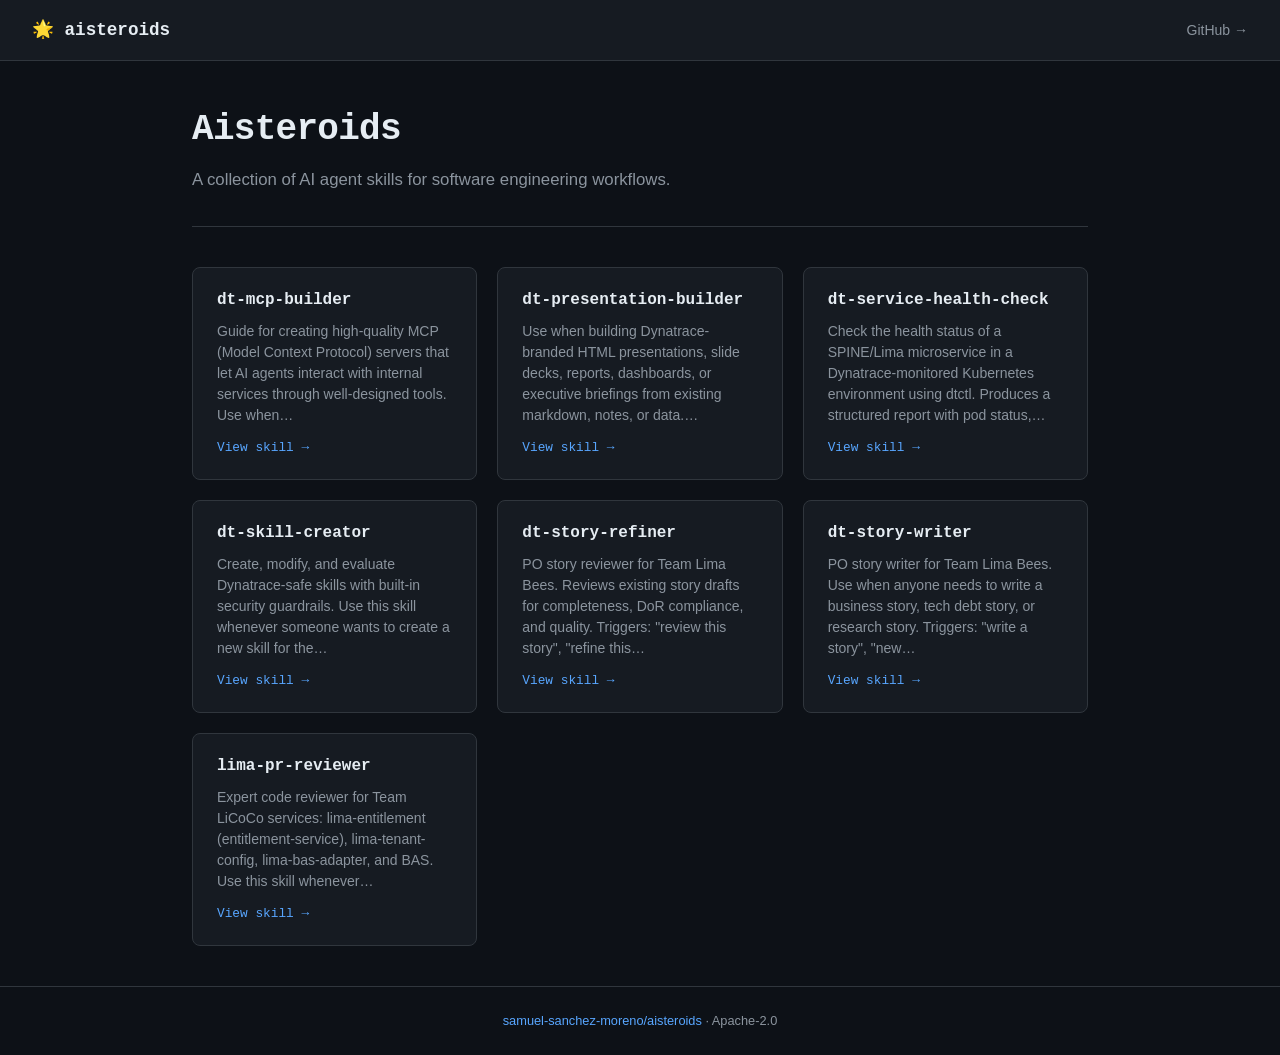
<file: docs/index.html>
<!DOCTYPE html>
<html lang="en">
<head>
  <meta charset="UTF-8" />
  <meta name="viewport" content="width=device-width, initial-scale=1.0" />
  <title>Aisteroids — AI Agent Skills</title>
  <meta name="description" content="A marketplace of AI agent skills for software engineering workflows." />
  <link rel="stylesheet" href="style.css" />
</head>
<body>
  <header class="site-header">
    <a href="./" class="site-logo">🌟 aisteroids</a>
    <a href="https://github.com/samuel-sanchez-moreno/aisteroids" class="header-link" target="_blank" rel="noopener">GitHub →</a>
  </header>
  <main>
<section class="hero">
  <h1>Aisteroids</h1>
  <p class="tagline">A collection of AI agent skills for software engineering workflows.</p>
</section>
<section class="skills-grid">
  <article class="skill-card">
    <h2><a href="skills/dt-mcp-builder/">dt-mcp-builder</a></h2>
    <p>Guide for creating high-quality MCP (Model Context Protocol) servers that let AI agents interact with internal services through well-designed tools. Use when…</p>
    <a class="card-link" href="skills/dt-mcp-builder/">View skill →</a>
  </article>
  <article class="skill-card">
    <h2><a href="skills/dt-presentation-builder/">dt-presentation-builder</a></h2>
    <p>Use when building Dynatrace-branded HTML presentations, slide decks, reports, dashboards, or executive briefings from existing markdown, notes, or data.…</p>
    <a class="card-link" href="skills/dt-presentation-builder/">View skill →</a>
  </article>
  <article class="skill-card">
    <h2><a href="skills/dt-service-health-check/">dt-service-health-check</a></h2>
    <p>Check the health status of a SPINE/Lima microservice in a Dynatrace-monitored Kubernetes environment using dtctl. Produces a structured report with pod status,…</p>
    <a class="card-link" href="skills/dt-service-health-check/">View skill →</a>
  </article>
  <article class="skill-card">
    <h2><a href="skills/dt-skill-creator/">dt-skill-creator</a></h2>
    <p>Create, modify, and evaluate Dynatrace-safe skills with built-in security guardrails. Use this skill whenever someone wants to create a new skill for the…</p>
    <a class="card-link" href="skills/dt-skill-creator/">View skill →</a>
  </article>
  <article class="skill-card">
    <h2><a href="skills/dt-story-refiner/">dt-story-refiner</a></h2>
    <p>PO story reviewer for Team Lima Bees. Reviews existing story drafts for completeness, DoR compliance, and quality. Triggers: &quot;review this story&quot;, &quot;refine this…</p>
    <a class="card-link" href="skills/dt-story-refiner/">View skill →</a>
  </article>
  <article class="skill-card">
    <h2><a href="skills/dt-story-writer/">dt-story-writer</a></h2>
    <p>PO story writer for Team Lima Bees. Use when anyone needs to write a business story, tech debt story, or research story. Triggers: &quot;write a story&quot;, &quot;new…</p>
    <a class="card-link" href="skills/dt-story-writer/">View skill →</a>
  </article>
  <article class="skill-card">
    <h2><a href="skills/lima-pr-reviewer/">lima-pr-reviewer</a></h2>
    <p>Expert code reviewer for Team LiCoCo services: lima-entitlement (entitlement-service), lima-tenant-config, lima-bas-adapter, and BAS. Use this skill whenever…</p>
    <a class="card-link" href="skills/lima-pr-reviewer/">View skill →</a>
  </article>
</section>

  </main>
  <footer>
    <p>
      <a href="https://github.com/samuel-sanchez-moreno/aisteroids" target="_blank" rel="noopener">samuel-sanchez-moreno/aisteroids</a>
      · Apache-2.0
    </p>
  </footer>
  <script>
    document.querySelectorAll('.copy-btn').forEach(function(btn) {
      btn.addEventListener('click', function() {
        var code = btn.previousElementSibling.textContent;
        navigator.clipboard.writeText(code).then(function() {
          btn.textContent = 'Copied!';
          setTimeout(function() { btn.textContent = 'Copy'; }, 1500);
        });
      });
    });
  </script>
</body>
</html>
</file>
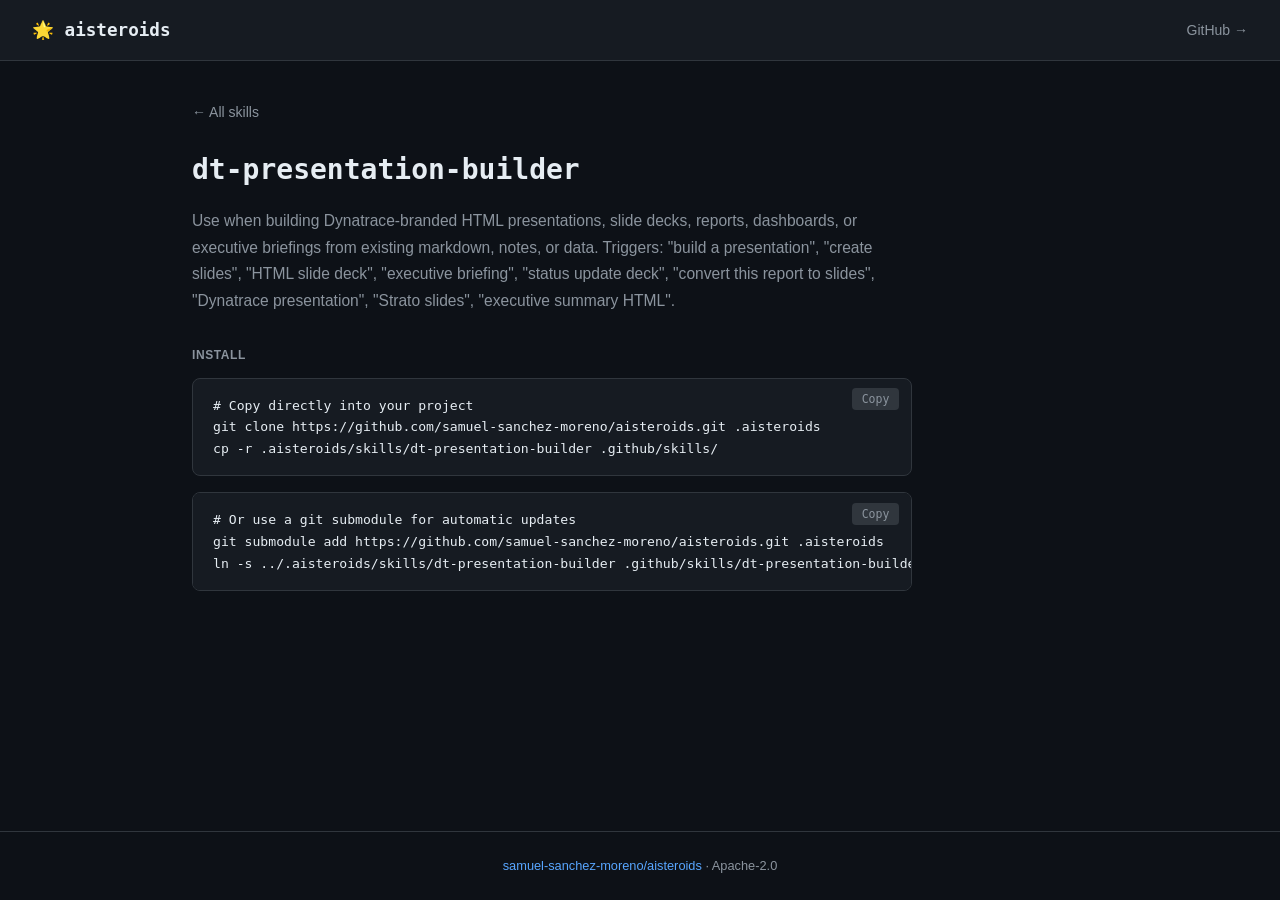
<file: docs/skills/dt-presentation-builder/index.html>
<!DOCTYPE html>
<html lang="en">
<head>
  <meta charset="UTF-8" />
  <meta name="viewport" content="width=device-width, initial-scale=1.0" />
  <title>dt-presentation-builder — Aisteroids</title>
  <meta name="description" content="Use when building Dynatrace-branded HTML presentations, slide decks, reports, dashboards, or executive briefings from existing markdown, notes, or data.…" />
  <link rel="stylesheet" href="../../style.css" />
</head>
<body>
  <header class="site-header">
    <a href="../../" class="site-logo">🌟 aisteroids</a>
    <a href="https://github.com/samuel-sanchez-moreno/aisteroids" class="header-link" target="_blank" rel="noopener">GitHub →</a>
  </header>
  <main>
        <div class="skill-detail">
          <nav class="breadcrumb"><a href="../../">← All skills</a></nav>
          <h1>dt-presentation-builder</h1>
          <p class="skill-description">Use when building Dynatrace-branded HTML presentations, slide decks, reports, dashboards, or executive briefings from existing markdown, notes, or data. Triggers: &quot;build a presentation&quot;, &quot;create slides&quot;, &quot;HTML slide deck&quot;, &quot;executive briefing&quot;, &quot;status update deck&quot;, &quot;convert this report to slides&quot;, &quot;Dynatrace presentation&quot;, &quot;Strato slides&quot;, &quot;executive summary HTML&quot;.</p>
                  <section class="install-section">
          <h2>Install</h2>
          <div class="code-block">
            <pre><code># Copy directly into your project
git clone https://github.com/samuel-sanchez-moreno/aisteroids.git .aisteroids
cp -r .aisteroids/skills/dt-presentation-builder .github/skills/</code></pre>
            <button class="copy-btn" aria-label="Copy command">Copy</button>
          </div>
          <div class="code-block">
            <pre><code># Or use a git submodule for automatic updates
git submodule add https://github.com/samuel-sanchez-moreno/aisteroids.git .aisteroids
ln -s ../.aisteroids/skills/dt-presentation-builder .github/skills/dt-presentation-builder</code></pre>
            <button class="copy-btn" aria-label="Copy command">Copy</button>
          </div>
        </section>

        </div>

  </main>
  <footer>
    <p>
      <a href="https://github.com/samuel-sanchez-moreno/aisteroids" target="_blank" rel="noopener">samuel-sanchez-moreno/aisteroids</a>
      · Apache-2.0
    </p>
  </footer>
  <script>
    document.querySelectorAll('.copy-btn').forEach(function(btn) {
      btn.addEventListener('click', function() {
        var code = btn.previousElementSibling.textContent;
        navigator.clipboard.writeText(code).then(function() {
          btn.textContent = 'Copied!';
          setTimeout(function() { btn.textContent = 'Copy'; }, 1500);
        });
      });
    });
  </script>
</body>
</html>
</file>
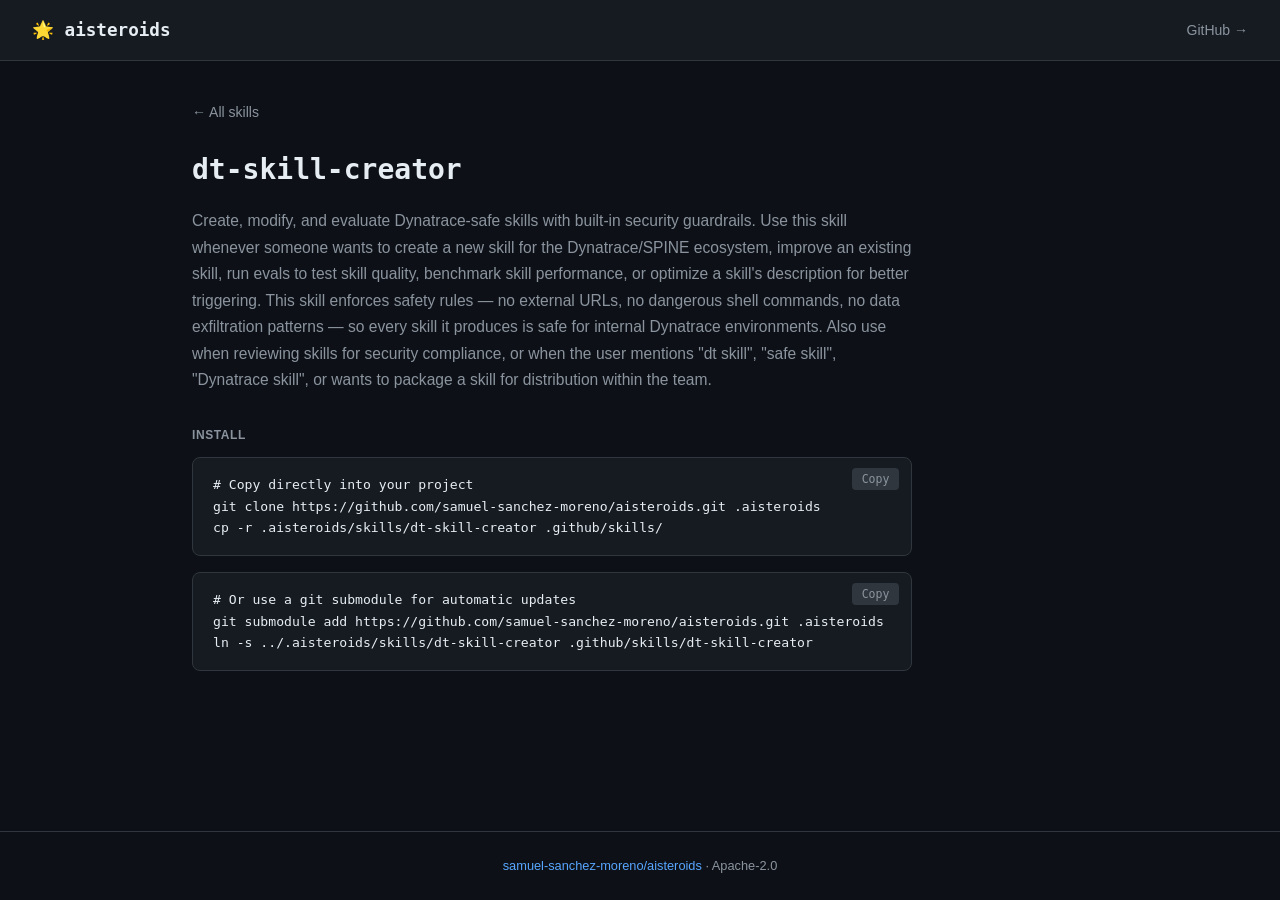
<file: docs/skills/dt-skill-creator/index.html>
<!DOCTYPE html>
<html lang="en">
<head>
  <meta charset="UTF-8" />
  <meta name="viewport" content="width=device-width, initial-scale=1.0" />
  <title>dt-skill-creator — Aisteroids</title>
  <meta name="description" content="Create, modify, and evaluate Dynatrace-safe skills with built-in security guardrails. Use this skill whenever someone wants to create a new skill for the…" />
  <link rel="stylesheet" href="../../style.css" />
</head>
<body>
  <header class="site-header">
    <a href="../../" class="site-logo">🌟 aisteroids</a>
    <a href="https://github.com/samuel-sanchez-moreno/aisteroids" class="header-link" target="_blank" rel="noopener">GitHub →</a>
  </header>
  <main>
        <div class="skill-detail">
          <nav class="breadcrumb"><a href="../../">← All skills</a></nav>
          <h1>dt-skill-creator</h1>
          <p class="skill-description">Create, modify, and evaluate Dynatrace-safe skills with built-in security guardrails. Use this skill whenever someone wants to create a new skill for the Dynatrace/SPINE ecosystem, improve an existing skill, run evals to test skill quality, benchmark skill performance, or optimize a skill's description for better triggering. This skill enforces safety rules — no external URLs, no dangerous shell commands, no data exfiltration patterns — so every skill it produces is safe for internal Dynatrace environments. Also use when reviewing skills for security compliance, or when the user mentions &quot;dt skill&quot;, &quot;safe skill&quot;, &quot;Dynatrace skill&quot;, or wants to package a skill for distribution within the team.</p>
                  <section class="install-section">
          <h2>Install</h2>
          <div class="code-block">
            <pre><code># Copy directly into your project
git clone https://github.com/samuel-sanchez-moreno/aisteroids.git .aisteroids
cp -r .aisteroids/skills/dt-skill-creator .github/skills/</code></pre>
            <button class="copy-btn" aria-label="Copy command">Copy</button>
          </div>
          <div class="code-block">
            <pre><code># Or use a git submodule for automatic updates
git submodule add https://github.com/samuel-sanchez-moreno/aisteroids.git .aisteroids
ln -s ../.aisteroids/skills/dt-skill-creator .github/skills/dt-skill-creator</code></pre>
            <button class="copy-btn" aria-label="Copy command">Copy</button>
          </div>
        </section>

        </div>

  </main>
  <footer>
    <p>
      <a href="https://github.com/samuel-sanchez-moreno/aisteroids" target="_blank" rel="noopener">samuel-sanchez-moreno/aisteroids</a>
      · Apache-2.0
    </p>
  </footer>
  <script>
    document.querySelectorAll('.copy-btn').forEach(function(btn) {
      btn.addEventListener('click', function() {
        var code = btn.previousElementSibling.textContent;
        navigator.clipboard.writeText(code).then(function() {
          btn.textContent = 'Copied!';
          setTimeout(function() { btn.textContent = 'Copy'; }, 1500);
        });
      });
    });
  </script>
</body>
</html>
</file>
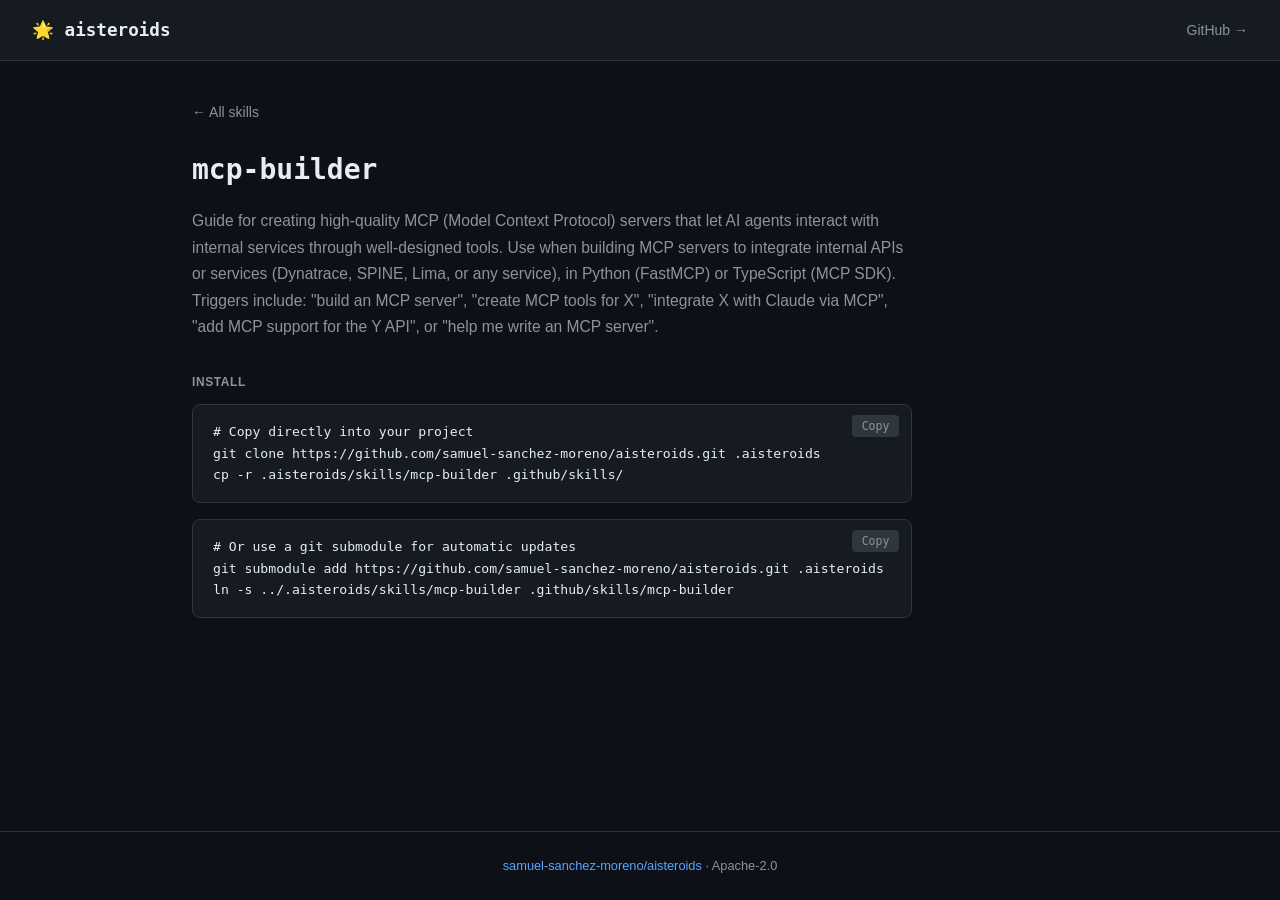
<file: docs/skills/mcp-builder/index.html>
<!DOCTYPE html>
<html lang="en">
<head>
  <meta charset="UTF-8" />
  <meta name="viewport" content="width=device-width, initial-scale=1.0" />
  <title>mcp-builder — Aisteroids</title>
  <meta name="description" content="Guide for creating high-quality MCP (Model Context Protocol) servers that let AI agents interact with internal services through well-designed tools. Use when…" />
  <link rel="stylesheet" href="../../style.css" />
</head>
<body>
  <header class="site-header">
    <a href="../../" class="site-logo">🌟 aisteroids</a>
    <a href="https://github.com/samuel-sanchez-moreno/aisteroids" class="header-link" target="_blank" rel="noopener">GitHub →</a>
  </header>
  <main>
        <div class="skill-detail">
          <nav class="breadcrumb"><a href="../../">← All skills</a></nav>
          <h1>mcp-builder</h1>
          <p class="skill-description">Guide for creating high-quality MCP (Model Context Protocol) servers that let AI agents interact with internal services through well-designed tools. Use when building MCP servers to integrate internal APIs or services (Dynatrace, SPINE, Lima, or any service), in Python (FastMCP) or TypeScript (MCP SDK). Triggers include: &quot;build an MCP server&quot;, &quot;create MCP tools for X&quot;, &quot;integrate X with Claude via MCP&quot;, &quot;add MCP support for the Y API&quot;, or &quot;help me write an MCP server&quot;.</p>
                  <section class="install-section">
          <h2>Install</h2>
          <div class="code-block">
            <pre><code># Copy directly into your project
git clone https://github.com/samuel-sanchez-moreno/aisteroids.git .aisteroids
cp -r .aisteroids/skills/mcp-builder .github/skills/</code></pre>
            <button class="copy-btn" aria-label="Copy command">Copy</button>
          </div>
          <div class="code-block">
            <pre><code># Or use a git submodule for automatic updates
git submodule add https://github.com/samuel-sanchez-moreno/aisteroids.git .aisteroids
ln -s ../.aisteroids/skills/mcp-builder .github/skills/mcp-builder</code></pre>
            <button class="copy-btn" aria-label="Copy command">Copy</button>
          </div>
        </section>

        </div>

  </main>
  <footer>
    <p>
      <a href="https://github.com/samuel-sanchez-moreno/aisteroids" target="_blank" rel="noopener">samuel-sanchez-moreno/aisteroids</a>
      · Apache-2.0
    </p>
  </footer>
  <script>
    document.querySelectorAll('.copy-btn').forEach(function(btn) {
      btn.addEventListener('click', function() {
        var code = btn.previousElementSibling.textContent;
        navigator.clipboard.writeText(code).then(function() {
          btn.textContent = 'Copied!';
          setTimeout(function() { btn.textContent = 'Copy'; }, 1500);
        });
      });
    });
  </script>
</body>
</html>
</file>
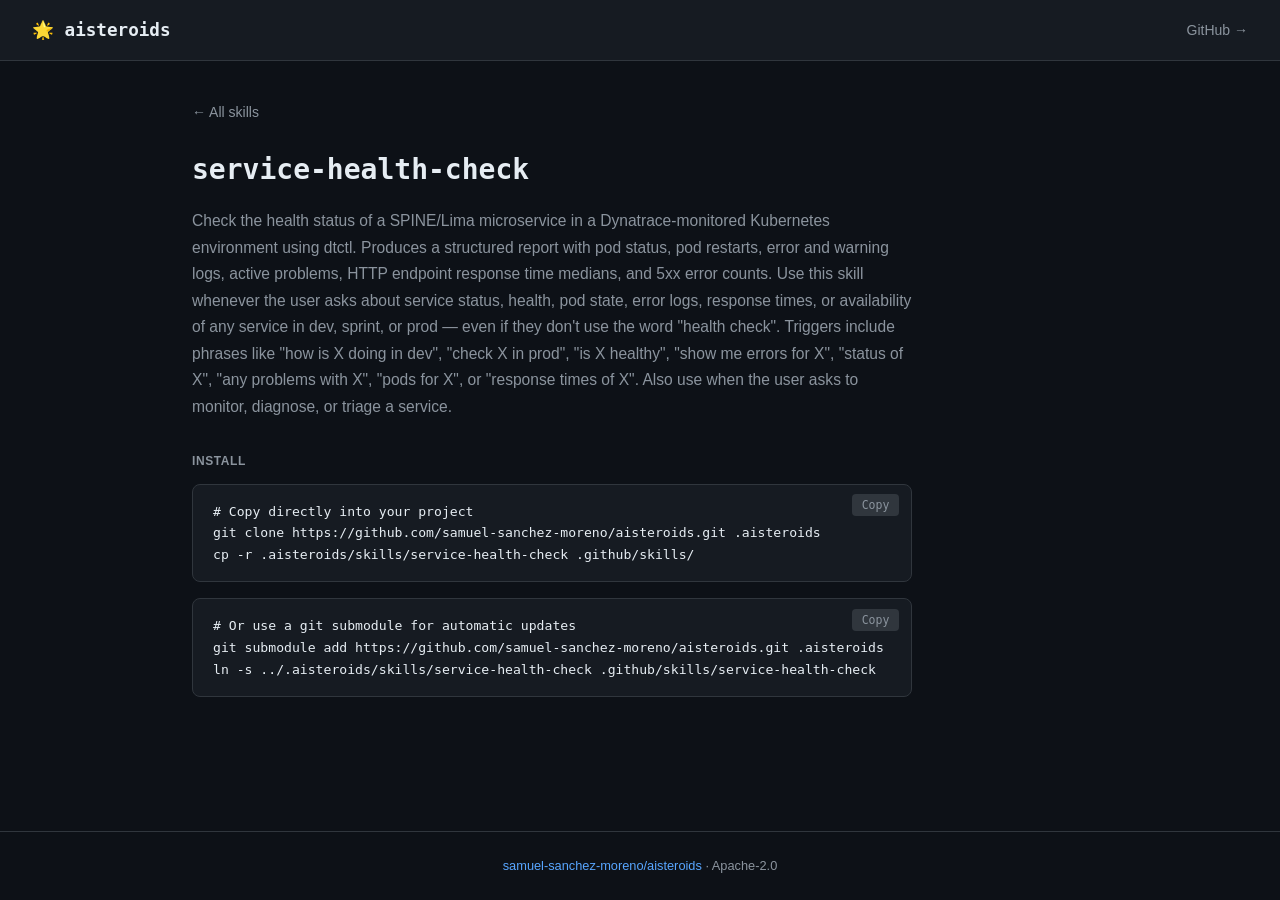
<file: docs/skills/service-health-check/index.html>
<!DOCTYPE html>
<html lang="en">
<head>
  <meta charset="UTF-8" />
  <meta name="viewport" content="width=device-width, initial-scale=1.0" />
  <title>service-health-check — Aisteroids</title>
  <meta name="description" content="Check the health status of a SPINE/Lima microservice in a Dynatrace-monitored Kubernetes environment using dtctl. Produces a structured report with pod status,…" />
  <link rel="stylesheet" href="../../style.css" />
</head>
<body>
  <header class="site-header">
    <a href="../../" class="site-logo">🌟 aisteroids</a>
    <a href="https://github.com/samuel-sanchez-moreno/aisteroids" class="header-link" target="_blank" rel="noopener">GitHub →</a>
  </header>
  <main>
        <div class="skill-detail">
          <nav class="breadcrumb"><a href="../../">← All skills</a></nav>
          <h1>service-health-check</h1>
          <p class="skill-description">Check the health status of a SPINE/Lima microservice in a Dynatrace-monitored Kubernetes environment using dtctl. Produces a structured report with pod status, pod restarts, error and warning logs, active problems, HTTP endpoint response time medians, and 5xx error counts. Use this skill whenever the user asks about service status, health, pod state, error logs, response times, or availability of any service in dev, sprint, or prod — even if they don't use the word &quot;health check&quot;. Triggers include phrases like &quot;how is X doing in dev&quot;, &quot;check X in prod&quot;, &quot;is X healthy&quot;, &quot;show me errors for X&quot;, &quot;status of X&quot;, &quot;any problems with X&quot;, &quot;pods for X&quot;, or &quot;response times of X&quot;. Also use when the user asks to monitor, diagnose, or triage a service.</p>
                  <section class="install-section">
          <h2>Install</h2>
          <div class="code-block">
            <pre><code># Copy directly into your project
git clone https://github.com/samuel-sanchez-moreno/aisteroids.git .aisteroids
cp -r .aisteroids/skills/service-health-check .github/skills/</code></pre>
            <button class="copy-btn" aria-label="Copy command">Copy</button>
          </div>
          <div class="code-block">
            <pre><code># Or use a git submodule for automatic updates
git submodule add https://github.com/samuel-sanchez-moreno/aisteroids.git .aisteroids
ln -s ../.aisteroids/skills/service-health-check .github/skills/service-health-check</code></pre>
            <button class="copy-btn" aria-label="Copy command">Copy</button>
          </div>
        </section>

        </div>

  </main>
  <footer>
    <p>
      <a href="https://github.com/samuel-sanchez-moreno/aisteroids" target="_blank" rel="noopener">samuel-sanchez-moreno/aisteroids</a>
      · Apache-2.0
    </p>
  </footer>
  <script>
    document.querySelectorAll('.copy-btn').forEach(function(btn) {
      btn.addEventListener('click', function() {
        var code = btn.previousElementSibling.textContent;
        navigator.clipboard.writeText(code).then(function() {
          btn.textContent = 'Copied!';
          setTimeout(function() { btn.textContent = 'Copy'; }, 1500);
        });
      });
    });
  </script>
</body>
</html>
</file>
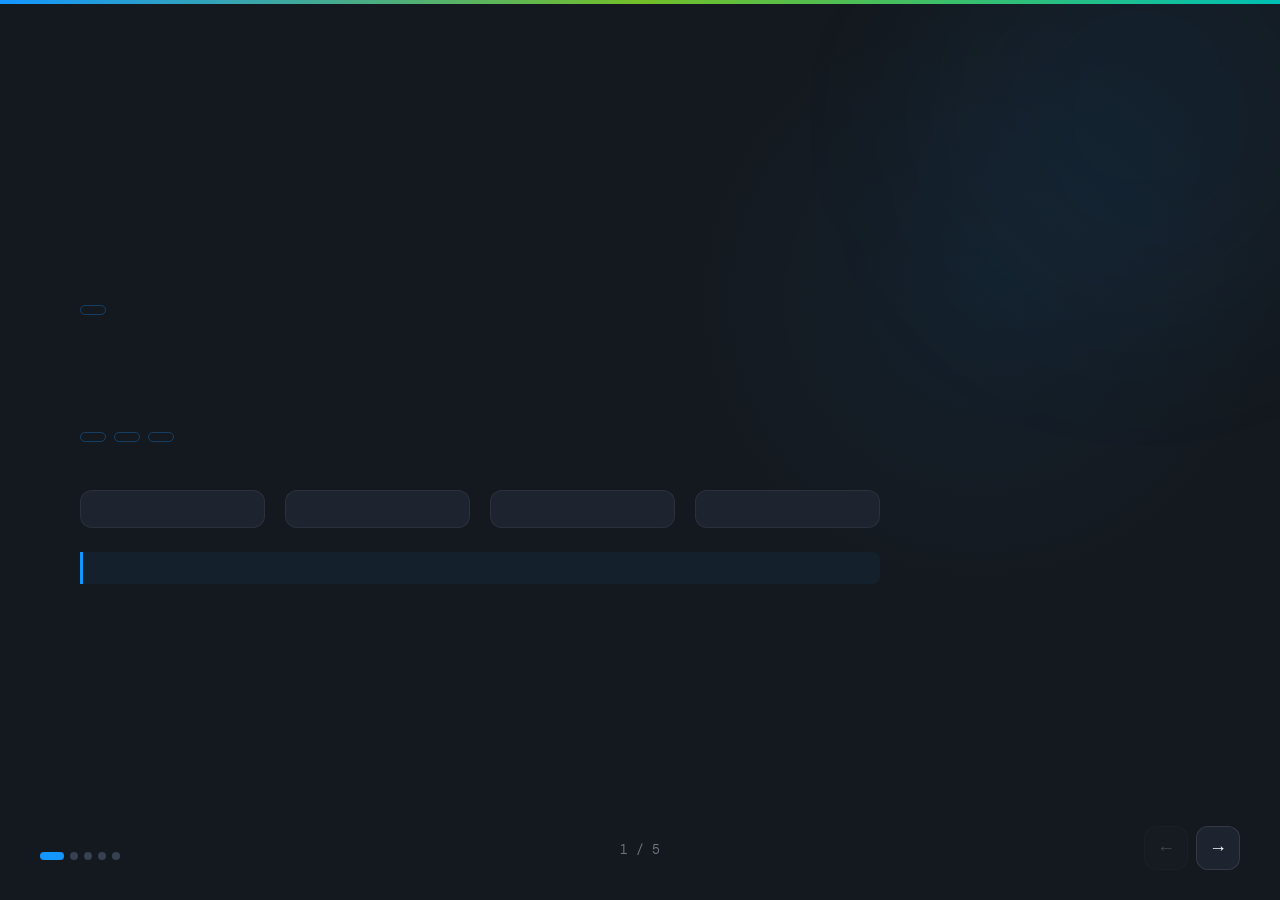
<file: skills/dt-presentation-builder/references/mode-a-template.html>
<!DOCTYPE html>
<html lang="en">
  <head>
    <meta charset="UTF-8" />
    <meta name="viewport" content="width=device-width, initial-scale=1.0" />
    <title><!-- REPLACE: Presentation Title --></title>
    <style>
      @import url("https://fonts.googleapis.com/css2?family=DM+Sans:wght@400;500;700&family=DM+Mono&display=swap");

      /* ── Strato Design Tokens ── */
      :root {
        --dt-navy:    #14191f;
        --dt-dark:    #1a1e26;
        --dt-card:    #1e2330;
        --dt-blue:    #1496ff;
        --dt-green:   #73be28;
        --dt-teal:    #00bfb3;
        --dt-purple:  #b4a0ff;
        --dt-orange:  #f5841f;
        --dt-pink:    #ee79a2;
        --dt-red:     #ef4444;
        --dt-white:   #ffffff;
        --dt-gray-100: #f0f2f5;
        --dt-gray-200: #d1d5db;
        --dt-gray-300: #9ca3af;
        --dt-gray-400: #6b7280;
        --dt-gray-500: #374151;
      }

      * { margin: 0; padding: 0; box-sizing: border-box; }

      body {
        font-family: "DM Sans", -apple-system, BlinkMacSystemFont, sans-serif;
        background: var(--dt-navy);
        color: var(--dt-white);
        overflow: hidden;
        height: 100vh;
        width: 100vw;
      }

      /* ── AppHeader → gradient top bar ── */
      .dt-bar {
        position: fixed;
        top: 0; left: 0; right: 0;
        height: 4px;
        background: linear-gradient(90deg, var(--dt-blue), var(--dt-green), var(--dt-teal));
        z-index: 100;
      }

      /* ── Page → slide container ── */
      .slides { position: relative; width: 100%; height: 100vh; }

      .slide {
        position: absolute;
        top: 0; left: 0;
        width: 100%; height: 100%;
        display: flex;
        flex-direction: column;
        justify-content: center;
        padding: 60px 80px;
        opacity: 0;
        transform: translateX(40px);
        transition: all 0.5s cubic-bezier(0.4, 0, 0.2, 1);
        pointer-events: none;
        background: var(--dt-navy);
      }
      .slide.active  { opacity: 1; transform: translateX(0); pointer-events: all; }
      .slide.prev    { opacity: 0; transform: translateX(-40px); }
      .slide.enter-left { transition: none; transform: translateX(-40px); opacity: 0; }

      /* Ambient glow effect per slide */
      .slide::before {
        content: "";
        position: absolute;
        top: 0; right: 0;
        width: 600px; height: 600px;
        background: radial-gradient(circle at center, rgba(20,150,255,0.06) 0%, transparent 70%);
        pointer-events: none;
      }

      /* ── Heading → gradient h1 ── */
      .slide-header { margin-bottom: 40px; }

      h1 {
        font-size: 52px; font-weight: 700; line-height: 1.1;
        margin-bottom: 12px;
        background: linear-gradient(135deg, var(--dt-white) 0%, var(--dt-gray-200) 100%);
        -webkit-background-clip: text;
        -webkit-text-fill-color: transparent;
        background-clip: text;
      }
      h1 .accent { -webkit-text-fill-color: var(--dt-blue); }

      h2 { font-size: 40px; font-weight: 700; margin-bottom: 8px; color: var(--dt-white); }
      h2 .accent { color: var(--dt-blue); }

      h3 { font-size: 22px; font-weight: 500; color: var(--dt-gray-300); margin-bottom: 32px; }

      /* ── Paragraph / Text ── */
      .subtitle    { font-size: 22px; color: var(--dt-gray-300); line-height: 1.6; max-width: 700px; }
      .dt-paragraph { font-size: 18px; color: var(--dt-gray-300); line-height: 1.7; margin-bottom: 16px; }

      /* ── TitleBar ── */
      .dt-title-bar {
        display: flex; align-items: center; justify-content: space-between;
        margin-bottom: 24px; padding-bottom: 16px;
        border-bottom: 1px solid rgba(255,255,255,0.06);
      }

      /* ── Chip → tags and badges ── */
      .dt-chip {
        display: inline-block;
        font-family: "DM Mono", monospace;
        font-size: 13px; text-transform: uppercase; letter-spacing: 2px;
        color: var(--dt-blue);
        border: 1px solid rgba(20,150,255,0.3);
        padding: 4px 12px; border-radius: 20px; margin-bottom: 16px;
      }
      .dt-chip-group { display: flex; flex-wrap: wrap; gap: 8px; margin-top: 20px; }

      /* Chip color variants (Strato Chip.color) */
      .dt-chip--primary  { color: var(--dt-blue);   border-color: rgba(20,150,255,0.3); }
      .dt-chip--success  { color: var(--dt-green);  border-color: rgba(115,190,40,0.3); }
      .dt-chip--warning  { color: var(--dt-orange); border-color: rgba(245,132,31,0.3); }
      .dt-chip--critical { color: var(--dt-red);    border-color: rgba(239,68,68,0.3); }
      .dt-chip--neutral  { color: var(--dt-gray-300); border-color: rgba(156,163,175,0.3); }

      /* Accent variant (filled) */
      .dt-chip--accent.dt-chip--primary  { background: rgba(20,150,255,0.15); border-color: transparent; }
      .dt-chip--accent.dt-chip--success  { background: rgba(115,190,40,0.15); border-color: transparent; }
      .dt-chip--accent.dt-chip--warning  { background: rgba(245,132,31,0.15); border-color: transparent; }
      .dt-chip--accent.dt-chip--critical { background: rgba(239,68,68,0.15);  border-color: transparent; }
      .dt-chip--accent.dt-chip--neutral  { background: rgba(156,163,175,0.15); border-color: transparent; }

      /* Condensed size */
      .dt-chip--condensed { font-size: 12px; padding: 2px 8px; }

      /* ── Grid ── */
      .dt-grid { display: grid; grid-template-columns: repeat(4, 1fr); gap: 20px; margin-top: 8px; }
      .dt-grid-2 { grid-template-columns: repeat(2, 1fr); }
      .dt-grid-3 { grid-template-columns: repeat(3, 1fr); }

      /* ── Flex ── */
      .dt-flex { display: flex; gap: 16px; align-items: center; }
      .dt-flex-col { flex-direction: column; align-items: stretch; }
      .dt-flex-wrap { flex-wrap: wrap; }

      /* ── Container → cards ── */
      .dt-container {
        background: var(--dt-card);
        border: 1px solid rgba(255,255,255,0.06);
        border-radius: 12px; padding: 28px;
        transition: all 0.3s ease;
        position: relative; overflow: hidden;
      }
      .dt-container:hover {
        border-color: rgba(20,150,255,0.3);
        transform: translateY(-2px);
        box-shadow: 0 8px 32px rgba(0,0,0,0.3);
      }
      /* Cycled top-border accent strip (decorative) */
      .dt-container::before {
        content: ""; position: absolute; top: 0; left: 0; right: 0;
        height: 3px; border-radius: 12px 12px 0 0;
      }
      .dt-container:nth-child(1)::before { background: var(--dt-blue); }
      .dt-container:nth-child(2)::before { background: var(--dt-green); }
      .dt-container:nth-child(3)::before { background: var(--dt-teal); }
      .dt-container:nth-child(4)::before { background: var(--dt-purple); }
      .dt-container:nth-child(5)::before { background: var(--dt-orange); }
      .dt-container:nth-child(6)::before { background: var(--dt-pink); }

      /* Semantic color overrides (Strato Container.color) */
      .dt-container--primary::before  { background: var(--dt-blue)   !important; }
      .dt-container--success::before  { background: var(--dt-green)  !important; }
      .dt-container--warning::before  { background: var(--dt-orange) !important; }
      .dt-container--critical::before { background: var(--dt-red)    !important; }
      .dt-container--neutral::before  { background: var(--dt-gray-400) !important; }

      /* Container internals */
      .dt-container-icon {
        width: 40px; height: 40px; border-radius: 10px;
        display: flex; align-items: center; justify-content: center;
        font-size: 22px; margin-bottom: 16px;
      }
      .dt-container:nth-child(1) .dt-container-icon { background: rgba(20,150,255,0.15); }
      .dt-container:nth-child(2) .dt-container-icon { background: rgba(115,190,40,0.15); }
      .dt-container:nth-child(3) .dt-container-icon { background: rgba(0,191,179,0.15); }
      .dt-container:nth-child(4) .dt-container-icon { background: rgba(180,160,255,0.15); }
      .dt-container:nth-child(5) .dt-container-icon { background: rgba(245,132,31,0.15); }
      .dt-container:nth-child(6) .dt-container-icon { background: rgba(238,121,162,0.15); }

      .dt-container-title { font-size: 19px; font-weight: 700; margin-bottom: 6px; color: var(--dt-white); }
      .dt-container-kind  { font-family: "DM Mono", monospace; font-size: 13px; color: var(--dt-blue); margin-bottom: 12px; }
      .dt-container-desc  { font-size: 16px; color: var(--dt-gray-300); line-height: 1.6; }

      /* ── SingleValue → KPI/stat tiles ── */
      .dt-single-value {
        background: var(--dt-card);
        border: 1px solid rgba(255,255,255,0.06);
        border-radius: 12px; padding: 16px 20px; text-align: center;
      }
      .dt-single-value-number { font-size: 42px; font-weight: 700; line-height: 1; margin-bottom: 4px; }
      .dt-single-value-label  { font-size: 13px; color: var(--dt-gray-400); text-transform: uppercase; letter-spacing: 1px; }

      /* ── ProgressBar ── */
      .dt-progress-bar  { width: 100%; height: 8px; background: rgba(255,255,255,0.06); border-radius: 4px; overflow: hidden; }
      .dt-progress-fill { height: 100%; border-radius: 4px; transition: width 0.5s ease; }

      /* ── HealthIndicator ── */
      .dt-health     { display: inline-flex; align-items: center; gap: 8px; font-size: 15px; }
      .dt-health-dot { width: 8px; height: 8px; border-radius: 50%; display: inline-block; }
      .dt-health-dot.ideal    { background: var(--dt-green); }
      .dt-health-dot.good     { background: var(--dt-blue); }
      .dt-health-dot.neutral  { background: var(--dt-gray-400); }
      .dt-health-dot.warning  { background: var(--dt-orange); }
      .dt-health-dot.critical { background: var(--dt-red); }

      /* ── MessageContainer ── */
      .dt-message {
        border-left: 3px solid var(--dt-blue);
        background: rgba(20,150,255,0.06);
        border-radius: 0 8px 8px 0; padding: 16px 20px;
        margin: 12px 0; font-size: 16px; color: var(--dt-gray-200);
      }
      .dt-message[data-variant="primary"]  { border-left-color: var(--dt-blue);   background: rgba(20,150,255,0.06); }
      .dt-message[data-variant="success"]  { border-left-color: var(--dt-green);  background: rgba(115,190,40,0.06); }
      .dt-message[data-variant="warning"]  { border-left-color: var(--dt-orange); background: rgba(245,132,31,0.06); }
      .dt-message[data-variant="critical"] { border-left-color: var(--dt-red);    background: rgba(239,68,68,0.06); }

      /* ── Insight Block ── */
      .dt-insight {
        padding: 14px 18px; border-radius: 10px;
        margin-bottom: 10px; border-left: 4px solid;
        font-size: 14px; line-height: 1.55;
      }
      .dt-insight--critical { border-color: var(--dt-red);    background: rgba(239,68,68,0.06); }
      .dt-insight--warning  { border-color: var(--dt-orange); background: rgba(245,132,31,0.06); }
      .dt-insight--info     { border-color: var(--dt-blue);   background: rgba(20,150,255,0.06); }
      .dt-insight--success  { border-color: var(--dt-green);  background: rgba(115,190,40,0.06); }
      .dt-insight .insight-severity   { font-size: 13px; font-weight: 700; text-transform: uppercase; letter-spacing: 0.5px; margin-bottom: 2px; }
      .dt-insight .insight-finding    { color: var(--dt-white); font-weight: 600; }
      .dt-insight .insight-consequence { color: var(--dt-gray-300); margin-top: 2px; }
      .dt-insight .insight-action     { color: var(--dt-blue); margin-top: 4px; font-size: 13px; }
      .dt-insight .dig-deeper         { font-size: 12px; color: var(--dt-teal); margin-top: 4px; font-style: italic; }
      .dt-insight .dig-deeper a       { color: var(--dt-teal); text-decoration: underline; }

      /* ── Notebook Link ── */
      .dt-notebook-link {
        display: inline-flex; align-items: center; gap: 8px;
        padding: 8px 16px;
        background: rgba(20,150,255,0.08);
        border: 1px solid rgba(20,150,255,0.25);
        border-radius: 8px; color: var(--dt-blue);
        text-decoration: none; font-size: 13px;
        transition: background 0.2s, border-color 0.2s;
      }
      .dt-notebook-link:hover { background: rgba(20,150,255,0.15); border-color: var(--dt-blue); }
      .dt-notebook-link .notebook-icon  { font-size: 16px; }
      .dt-notebook-link .notebook-label { font-weight: 600; color: var(--dt-white); }
      .dt-notebook-link .notebook-desc  { color: var(--dt-gray-400); font-size: 12px; }

      /* ── Accordion ── */
      .dt-accordion {
        background: var(--dt-card);
        border: 1px solid rgba(255,255,255,0.06);
        border-radius: 12px; margin-bottom: 8px; overflow: hidden;
      }
      .dt-accordion summary {
        padding: 16px 20px; cursor: pointer;
        font-weight: 700; font-size: 17px; color: var(--dt-white); list-style: none;
      }
      .dt-accordion summary::marker { display: none; }
      .dt-accordion summary::before { content: "▸ "; color: var(--dt-blue); }
      .dt-accordion[open] summary::before { content: "▾ "; }
      .dt-accordion .dt-accordion-body { padding: 0 20px 16px; font-size: 15px; color: var(--dt-gray-300); }

      /* ── Tabs ── */
      .dt-tabs { margin: 16px 0; }
      .dt-tab-list {
        display: flex; gap: 0;
        border-bottom: 1px solid rgba(255,255,255,0.06); margin-bottom: 20px;
      }
      .dt-tab-btn {
        background: none; border: none; border-bottom: 2px solid transparent;
        color: var(--dt-gray-400); font-family: inherit; font-size: 15px;
        font-weight: 500; padding: 10px 20px; cursor: pointer; transition: all 0.2s;
      }
      .dt-tab-btn:hover { color: var(--dt-gray-200); }
      .dt-tab-btn.active { color: var(--dt-blue); border-bottom-color: var(--dt-blue); }
      .dt-tab-panel { display: none; }
      .dt-tab-panel.active { display: block; }

      /* ── SimpleTable ── */
      .dt-table {
        width: 100%; border-collapse: collapse;
        background: var(--dt-card); border-radius: 12px; overflow: hidden;
        border: 1px solid rgba(255,255,255,0.06);
      }
      .dt-table th {
        font-size: 13px; font-weight: 700; text-transform: uppercase; letter-spacing: 1px;
        color: var(--dt-gray-400); padding: 12px 16px; text-align: left;
        border-bottom: 1px solid rgba(255,255,255,0.06);
      }
      .dt-table td {
        font-size: 15px; color: var(--dt-gray-200); padding: 12px 16px;
        border-bottom: 1px solid rgba(255,255,255,0.04);
      }
      .dt-table tr:last-child td { border-bottom: none; }

      /* ── Divider ── */
      .dt-divider { border: none; height: 1px; background: rgba(255,255,255,0.06); margin: 24px 0; }

      /* ── Blockquote ── */
      .dt-blockquote { border-left: 3px solid var(--dt-blue); padding: 12px 20px; color: var(--dt-gray-300); font-style: italic; margin: 16px 0; }

      /* ── CodeSnippet ── */
      code {
        font-family: "DM Mono", monospace;
        background: rgba(255,255,255,0.06); color: var(--dt-blue);
        padding: 2px 8px; border-radius: 4px; font-size: 0.85em;
      }
      .dt-code-snippet {
        background: var(--dt-card); border: 1px solid rgba(255,255,255,0.06);
        border-radius: 12px; padding: 24px; overflow-x: auto;
        font-size: 15px; line-height: 1.7;
      }
      .dt-code-snippet code { background: transparent; color: var(--dt-gray-200); padding: 0; font-size: inherit; }

      /* ── List ── */
      .dt-list { list-style: none; padding: 0; }
      .dt-list li {
        display: flex; align-items: center; gap: 10px;
        padding: 8px 0; font-size: 15px; color: var(--dt-gray-200);
        border-bottom: 1px solid rgba(255,255,255,0.04);
      }
      .dt-list li::before { content: "→"; color: var(--dt-blue); font-weight: 700; }

      /* ── Architecture Diagram (custom pattern) ── */
      .dt-arch-diagram {
        background: var(--dt-card); border: 1px solid rgba(255,255,255,0.06);
        border-radius: 16px; padding: 40px; margin-top: 16px;
        font-family: "DM Mono", monospace; font-size: 14px; line-height: 2;
        color: var(--dt-gray-200); position: relative; overflow: hidden;
      }
      .dt-arch-diagram::before {
        content: ""; position: absolute; top: 0; left: 0; right: 0; height: 3px;
        background: linear-gradient(90deg, var(--dt-blue), var(--dt-green), var(--dt-teal));
      }
      .dt-arch-row { display: flex; align-items: center; justify-content: center; gap: 12px; margin: 8px 0; flex-wrap: wrap; }
      .dt-arch-box { padding: 10px 20px; border-radius: 8px; font-size: 13px; font-weight: 500; text-align: center; min-width: 140px; font-family: "DM Sans", sans-serif; }
      .dt-arch-box.user    { background: rgba(20,150,255,0.15); color: var(--dt-blue);   border: 1px solid rgba(20,150,255,0.3); }
      .dt-arch-box.service { background: rgba(115,190,40,0.15); color: var(--dt-green);  border: 1px solid rgba(115,190,40,0.3); }
      .dt-arch-box.infra   { background: rgba(0,191,179,0.15);  color: var(--dt-teal);   border: 1px solid rgba(0,191,179,0.3); }
      .dt-arch-box.policy  { background: rgba(180,160,255,0.15); color: var(--dt-purple); border: 1px solid rgba(180,160,255,0.3); }
      .dt-arch-arrow { color: var(--dt-gray-400); font-size: 20px; }
      .dt-arch-label { font-size: 11px; color: var(--dt-gray-400); text-transform: uppercase; letter-spacing: 1.5px; margin-bottom: 8px; text-align: center; }

      /* ── Color utilities ── */
      .color-blue   { color: var(--dt-blue); }
      .color-green  { color: var(--dt-green); }
      .color-teal   { color: var(--dt-teal); }
      .color-purple { color: var(--dt-purple); }
      .color-orange { color: var(--dt-orange); }
      .color-pink   { color: var(--dt-pink); }
      .color-red    { color: var(--dt-red); }

      /* ── Staggered entrance animations ── */
      @keyframes fadeInUp {
        from { opacity: 0; transform: translateY(20px); }
        to   { opacity: 1; transform: translateY(0); }
      }
      .slide.active .anim-fade    { animation: fadeInUp 0.6s ease forwards; }
      .slide.active .anim-fade-d1 { animation: fadeInUp 0.6s ease 0.1s forwards; opacity: 0; }
      .slide.active .anim-fade-d2 { animation: fadeInUp 0.6s ease 0.2s forwards; opacity: 0; }
      .slide.active .anim-fade-d3 { animation: fadeInUp 0.6s ease 0.3s forwards; opacity: 0; }
      .slide.active .anim-fade-d4 { animation: fadeInUp 0.6s ease 0.4s forwards; opacity: 0; }

      /* Ambient blob (decorative) */
      .bg-blob { position: absolute; border-radius: 50%; filter: blur(80px); pointer-events: none; z-index: 0; }

      /* ── Navigation chrome ── */
      .nav {
        position: fixed; bottom: 30px; right: 40px;
        display: flex; gap: 8px; z-index: 100;
      }
      .nav button {
        width: 44px; height: 44px; border-radius: 12px;
        border: 1px solid rgba(255,255,255,0.1);
        background: var(--dt-card); color: var(--dt-white);
        cursor: pointer; display: flex; align-items: center; justify-content: center;
        font-size: 18px; transition: all 0.2s ease;
      }
      .nav button:hover { background: var(--dt-blue); border-color: var(--dt-blue); }
      .nav button:disabled { opacity: 0.2; cursor: not-allowed; }
      .nav button:disabled:hover { background: var(--dt-card); border-color: rgba(255,255,255,0.1); }

      .progress {
        position: fixed; bottom: 40px; left: 40px;
        display: flex; gap: 6px; align-items: center; z-index: 100;
      }
      .progress-dot {
        width: 8px; height: 8px; border-radius: 50%;
        background: var(--dt-gray-500); transition: all 0.3s ease; cursor: pointer;
      }
      .progress-dot.active { background: var(--dt-blue); width: 24px; border-radius: 4px; }

      .slide-counter {
        position: fixed; bottom: 42px; left: 50%; transform: translateX(-50%);
        font-family: "DM Mono", monospace; font-size: 13px;
        color: var(--dt-gray-400); z-index: 100;
      }

      /* ── Print ── */
      @media print {
        body { background: var(--dt-navy); overflow: visible; }
        .nav, .progress, .slide-counter, .dt-bar { display: none; }
        .slide {
          position: relative; opacity: 1 !important; transform: none !important;
          pointer-events: all; page-break-after: always; break-after: page;
          width: 100%; height: 100vh;
        }
        .slide .anim-fade-d1,
        .slide .anim-fade-d2,
        .slide .anim-fade-d3,
        .slide .anim-fade-d4 { opacity: 1 !important; animation: none !important; }
      }
    </style>
  </head>
  <body>
    <div class="dt-bar"></div>

    <div class="slides">

      <!-- ═══════ SLIDE 0: Title ═══════ -->
      <!-- PATTERN A: KPI Title Slide -->
      <div class="slide active" id="slide-0">
        <div class="bg-blob" style="width:400px;height:400px;background:rgba(20,150,255,0.06);top:-80px;right:-60px;"></div>
        <div class="slide-header">
          <span class="dt-chip"><!-- REPLACE: CATEGORY LABEL --></span>
          <h1><span class="accent"><!-- REPLACE: Presentation Title --></span></h1>
          <h3><!-- REPLACE: Subtitle — Date — Presenter --></h3>
        </div>
        <p class="subtitle"><!-- REPLACE: One-sentence description of what this deck covers. --></p>
        <div class="dt-chip-group" style="margin-top:24px;">
          <span class="dt-chip"><!-- REPLACE: Tag One --></span>
          <span class="dt-chip"><!-- REPLACE: Tag Two --></span>
          <span class="dt-chip"><!-- REPLACE: Tag Three --></span>
        </div>
        <!-- Optional: KPI stat boxes below the subtitle -->
        <div class="dt-grid" style="margin-top:32px; max-width:800px;">
          <div class="dt-single-value anim-fade-d1">
            <div class="dt-single-value-number color-blue"><!-- REPLACE: 42 --></div>
            <div class="dt-single-value-label"><!-- REPLACE: Metric A --></div>
          </div>
          <div class="dt-single-value anim-fade-d2">
            <div class="dt-single-value-number color-green"><!-- REPLACE: 98% --></div>
            <div class="dt-single-value-label"><!-- REPLACE: Metric B --></div>
          </div>
          <div class="dt-single-value anim-fade-d3">
            <div class="dt-single-value-number color-teal"><!-- REPLACE: 7 --></div>
            <div class="dt-single-value-label"><!-- REPLACE: Metric C --></div>
          </div>
          <div class="dt-single-value anim-fade-d4">
            <div class="dt-single-value-number color-purple"><!-- REPLACE: 3 --></div>
            <div class="dt-single-value-label"><!-- REPLACE: Metric D --></div>
          </div>
        </div>
        <div class="dt-message anim-fade-d4" data-variant="primary" style="margin-top:24px; max-width:800px;">
          <!-- REPLACE: Key takeaway in one sentence. -->
        </div>
      </div>

      <!-- ═══════ SLIDE 1: Status Deep-Dive ═══════ -->
      <!-- PATTERN B: Card grid with health indicators -->
      <div class="slide" id="slide-1">
        <div class="slide-header">
          <span class="dt-chip"><!-- REPLACE: SECTION TAG --></span>
          <h2><!-- REPLACE: Declarative Headline: --><span class="accent"> <!-- REPLACE: Outcome Statement --></span></h2>
          <h3><!-- REPLACE: Subtitle providing context for the cards below --></h3>
        </div>
        <!-- Optional: insight block before data -->
        <div class="dt-insight dt-insight--info anim-fade-d1">
          <div class="insight-severity" style="color: var(--dt-blue)">ℹ INFO</div>
          <div class="insight-finding"><!-- REPLACE: One-line finding — the "what" --></div>
          <div class="insight-consequence"><!-- REPLACE: Plain-language impact — the "so what" --></div>
          <div class="insight-action">→ <!-- REPLACE: Recommended action --></div>
        </div>
        <div class="dt-grid dt-grid-3 anim-fade-d2">
          <div class="dt-container dt-container--success">
            <div class="dt-container-icon">✅</div>
            <div class="dt-container-title"><!-- REPLACE: Card Title --></div>
            <div class="dt-container-kind"><span class="dt-health"><span class="dt-health-dot ideal"></span> Ideal</span></div>
            <div class="dt-container-desc"><!-- REPLACE: Short description of this item. --></div>
            <div class="dt-progress-bar" style="margin-top:12px;"><div class="dt-progress-fill" style="width:85%; background:var(--dt-green);"></div></div>
          </div>
          <div class="dt-container dt-container--warning">
            <div class="dt-container-icon">⚠️</div>
            <div class="dt-container-title"><!-- REPLACE: Card Title --></div>
            <div class="dt-container-kind"><span class="dt-health"><span class="dt-health-dot warning"></span> Warning</span></div>
            <div class="dt-container-desc"><!-- REPLACE: Short description of this item. --></div>
            <div class="dt-progress-bar" style="margin-top:12px;"><div class="dt-progress-fill" style="width:52%; background:var(--dt-orange);"></div></div>
          </div>
          <div class="dt-container dt-container--critical">
            <div class="dt-container-icon">🔴</div>
            <div class="dt-container-title"><!-- REPLACE: Card Title --></div>
            <div class="dt-container-kind"><span class="dt-health"><span class="dt-health-dot critical"></span> Critical</span></div>
            <div class="dt-container-desc"><!-- REPLACE: Short description of this item. --></div>
            <div class="dt-progress-bar" style="margin-top:12px;"><div class="dt-progress-fill" style="width:20%; background:var(--dt-red);"></div></div>
          </div>
        </div>
        <div class="dt-message anim-fade-d3" data-variant="warning"><!-- REPLACE: One-line risk callout --></div>
      </div>

      <!-- ═══════ SLIDE 2: Detail Layout (2-col) ═══════ -->
      <div class="slide" id="slide-2">
        <div class="dt-grid dt-grid-2 anim-fade" style="gap:48px;">
          <div>
            <span class="dt-chip"><!-- REPLACE: KIND LABEL --></span>
            <h2><!-- REPLACE: Deep-Dive Topic --></h2>
            <p class="dt-paragraph"><!-- REPLACE: Description of the resource or concept with enough detail for a technical audience. --></p>
            <ul class="dt-list">
              <li><!-- REPLACE: Key point one --></li>
              <li><!-- REPLACE: Key point two --></li>
              <li><!-- REPLACE: Key point three --></li>
            </ul>
            <div class="dt-chip-group">
              <span class="dt-chip"><!-- REPLACE: Feature 1 --></span>
              <span class="dt-chip"><!-- REPLACE: Feature 2 --></span>
            </div>
          </div>
          <div>
            <span style="font-size:13px;font-weight:700;text-transform:uppercase;letter-spacing:1.5px;color:var(--dt-gray-400);display:block;margin-bottom:12px;">Example</span>
            <pre class="dt-code-snippet"><code><!-- REPLACE: code example here --></code></pre>
            <div class="dt-message" data-variant="primary" style="margin-top:16px;"><!-- REPLACE: Key insight for this slide --></div>
          </div>
        </div>
      </div>

      <!-- ═══════ SLIDE 3: Recommendations ═══════ -->
      <!-- PATTERN C: Insight / Recommendation Slide -->
      <div class="slide" id="slide-3">
        <div class="slide-header">
          <span class="dt-chip">RECOMMENDATIONS</span>
          <h2>What We <span class="accent">Recommend</span></h2>
          <h3><!-- REPLACE: Supporting context sentence --></h3>
        </div>
        <table class="dt-table anim-fade-d1">
          <thead>
            <tr>
              <th>#</th>
              <th>Recommendation</th>
              <th>Owner</th>
              <th>Priority</th>
            </tr>
          </thead>
          <tbody>
            <tr>
              <td>1</td>
              <td><!-- REPLACE: Recommendation text --></td>
              <td><span class="dt-chip dt-chip--condensed"><!-- REPLACE: Owner --></span></td>
              <td><span class="dt-chip dt-chip--critical dt-chip--condensed">HIGH</span></td>
            </tr>
            <tr>
              <td>2</td>
              <td><!-- REPLACE: Recommendation text --></td>
              <td><span class="dt-chip dt-chip--condensed"><!-- REPLACE: Owner --></span></td>
              <td><span class="dt-chip dt-chip--warning dt-chip--condensed">MEDIUM</span></td>
            </tr>
            <tr>
              <td>3</td>
              <td><!-- REPLACE: Recommendation text --></td>
              <td><span class="dt-chip dt-chip--condensed"><!-- REPLACE: Owner --></span></td>
              <td><span class="dt-chip dt-chip--success dt-chip--condensed">LOW</span></td>
            </tr>
          </tbody>
        </table>
        <div class="dt-message anim-fade-d2" data-variant="success"><!-- REPLACE: Expected outcome if recommendations are acted upon --></div>
      </div>

      <!-- ═══════ SLIDE 4: CTA / Closing ═══════ -->
      <div class="slide" id="slide-4" style="align-items:center; text-align:center;">
        <div class="slide-header" style="text-align:center;">
          <span class="dt-chip">NEXT STEPS</span>
          <h1><span class="accent"><!-- REPLACE: Call to Action --></span></h1>
          <h3><!-- REPLACE: Clear next-step statement --></h3>
        </div>
        <p class="subtitle" style="text-align:center; margin:0 auto;">
          <!-- REPLACE: Supporting detail or contact info. -->
        </p>
      </div>

    </div><!-- /.slides -->

    <!-- Navigation chrome -->
    <div class="progress" id="progress"></div>
    <div class="slide-counter" id="counter"></div>
    <div class="nav">
      <button id="prev" onclick="navigate(-1)">&#8592;</button>
      <button id="next" onclick="navigate(1)">&#8594;</button>
    </div>

    <script>
      "use strict";
      let current = 0;
      const slides  = document.querySelectorAll(".slide");
      const total   = slides.length;
      const progress = document.getElementById("progress");
      const counter  = document.getElementById("counter");

      // Build progress dots
      for (let i = 0; i < total; i++) {
        const dot = document.createElement("div");
        dot.className = "progress-dot" + (i === 0 ? " active" : "");
        dot.onclick = () => goTo(i);
        progress.appendChild(dot);
      }

      function updateUI() {
        slides.forEach((s, i) => {
          s.classList.remove("active", "prev", "enter-left");
          if (i === current)      s.classList.add("active");
          else if (i < current)   s.classList.add("prev");
        });
        document.querySelectorAll(".progress-dot")
          .forEach((d, i) => d.classList.toggle("active", i === current));
        counter.textContent = (current + 1) + " / " + total;
        document.getElementById("prev").disabled = current === 0;
        document.getElementById("next").disabled = current === total - 1;
      }

      function goTo(index, pushHistory) {
        if (index < 0 || index >= total) return;
        const goingBack = index < current;
        current = index;
        if (goingBack) {
          const t = slides[current];
          t.classList.remove("active", "prev");
          t.classList.add("enter-left");
          void t.offsetWidth; // force reflow
          t.classList.remove("enter-left");
        }
        updateUI();
        if (pushHistory !== false)
          history.pushState({ slide: current }, "", "#" + current);
      }

      function navigate(dir) { goTo(current + dir); }

      // Browser back/forward
      window.addEventListener("popstate", (e) => {
        if (e.state && typeof e.state.slide === "number") {
          goTo(e.state.slide, false);
        } else {
          const h = parseInt(location.hash.replace("#", ""), 10);
          goTo(!isNaN(h) && h >= 0 && h < total ? h : 0, false);
        }
      });

      // Keyboard navigation
      document.addEventListener("keydown", (e) => {
        if (e.key === "ArrowRight" || e.key === " ") { e.preventDefault(); navigate(1); }
        if (e.key === "ArrowLeft")  { e.preventDefault(); navigate(-1); }
        if (e.key === "Home")       { e.preventDefault(); goTo(0); }
        if (e.key === "End")        { e.preventDefault(); goTo(total - 1); }
      });

      // Touch / swipe
      let touchX = null;
      document.addEventListener("touchstart", (e) => { touchX = e.touches[0].clientX; }, { passive: true });
      document.addEventListener("touchend",   (e) => {
        if (touchX === null) return;
        const dx = e.changedTouches[0].clientX - touchX;
        if (Math.abs(dx) > 40) dx < 0 ? navigate(1) : navigate(-1);
        touchX = null;
      }, { passive: true });

      // Tab switching
      document.querySelectorAll(".dt-tab-btn").forEach((btn) => {
        btn.addEventListener("click", () => {
          const group = btn.closest(".dt-tabs");
          group.querySelectorAll(".dt-tab-btn").forEach(b => b.classList.remove("active"));
          group.querySelectorAll(".dt-tab-panel").forEach(p => p.classList.remove("active"));
          btn.classList.add("active");
          group.querySelector("#" + btn.dataset.panel).classList.add("active");
        });
      });

      // Initialise from URL hash
      (function init() {
        const h = parseInt(location.hash.replace("#", ""), 10);
        if (!isNaN(h) && h >= 0 && h < total) current = h;
        updateUI();
        history.replaceState({ slide: current }, "", "#" + current);
      })();
    </script>
  </body>
</html>
</file>
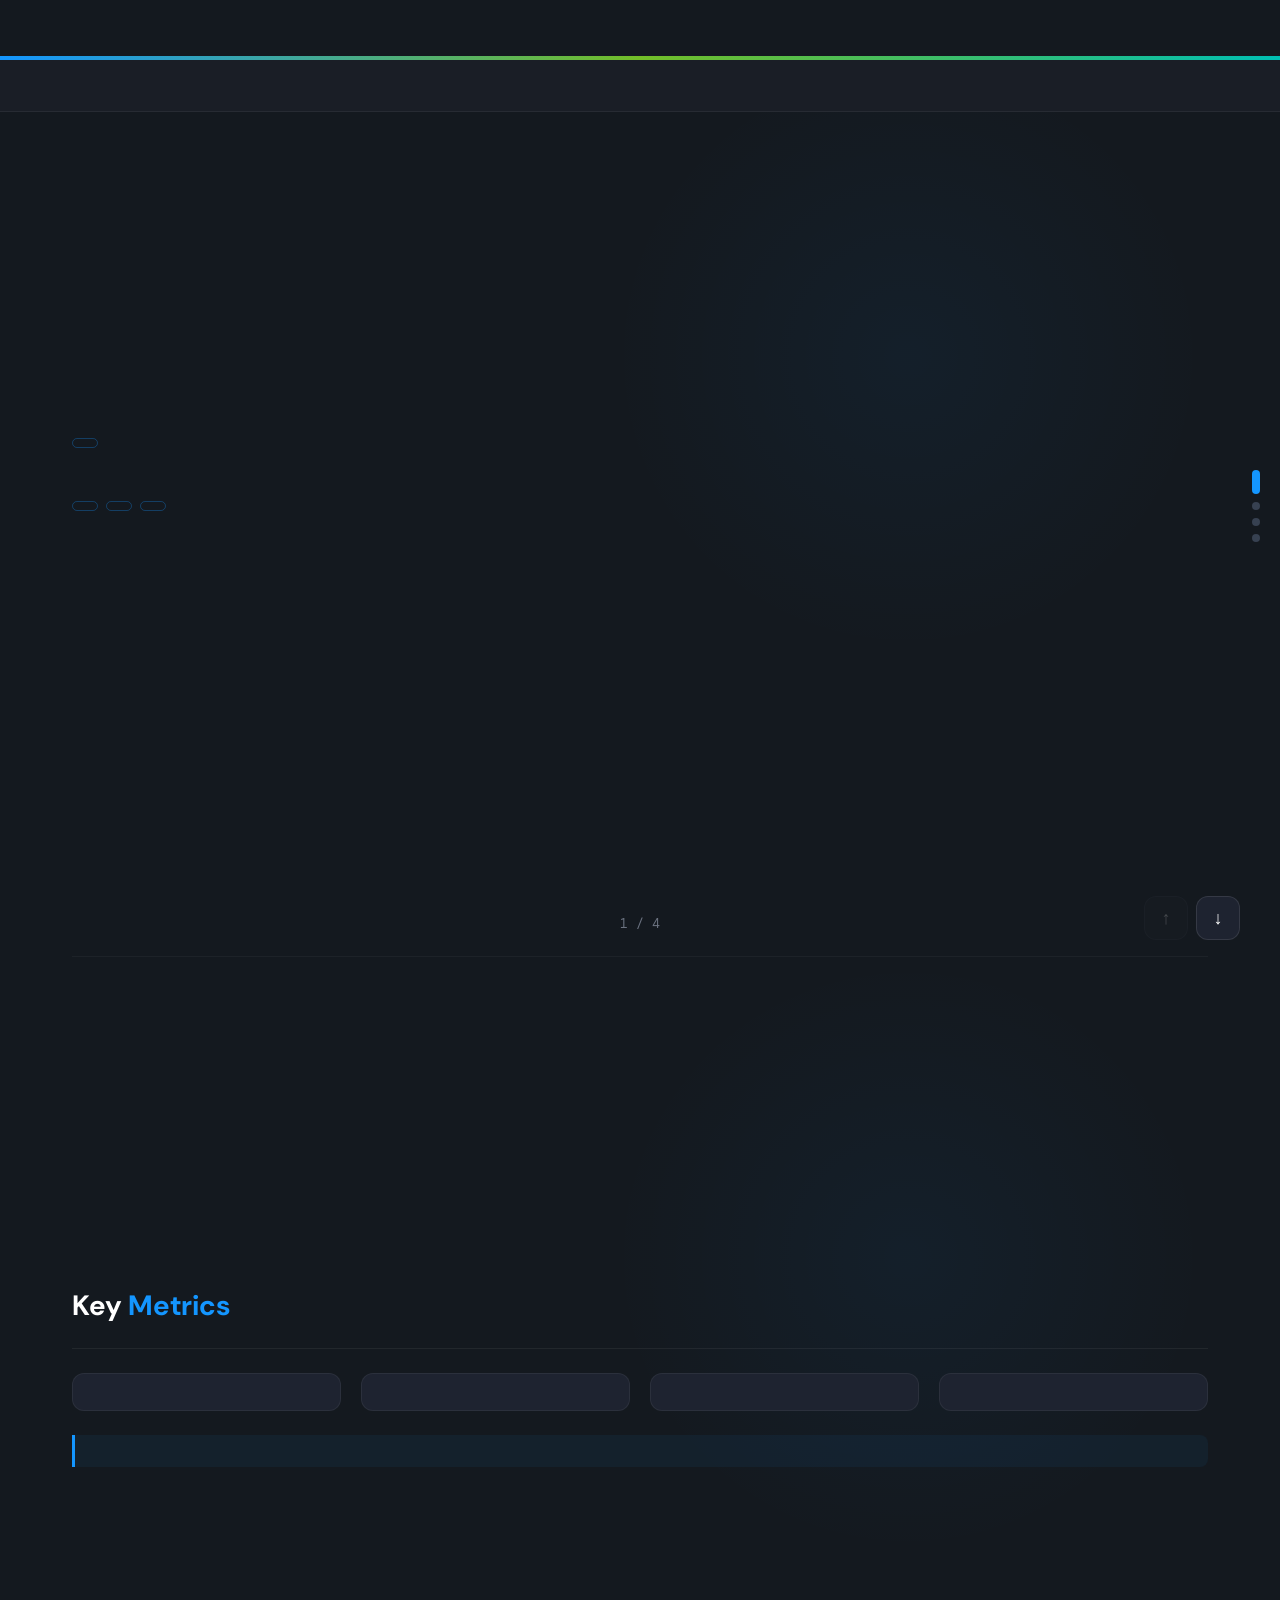
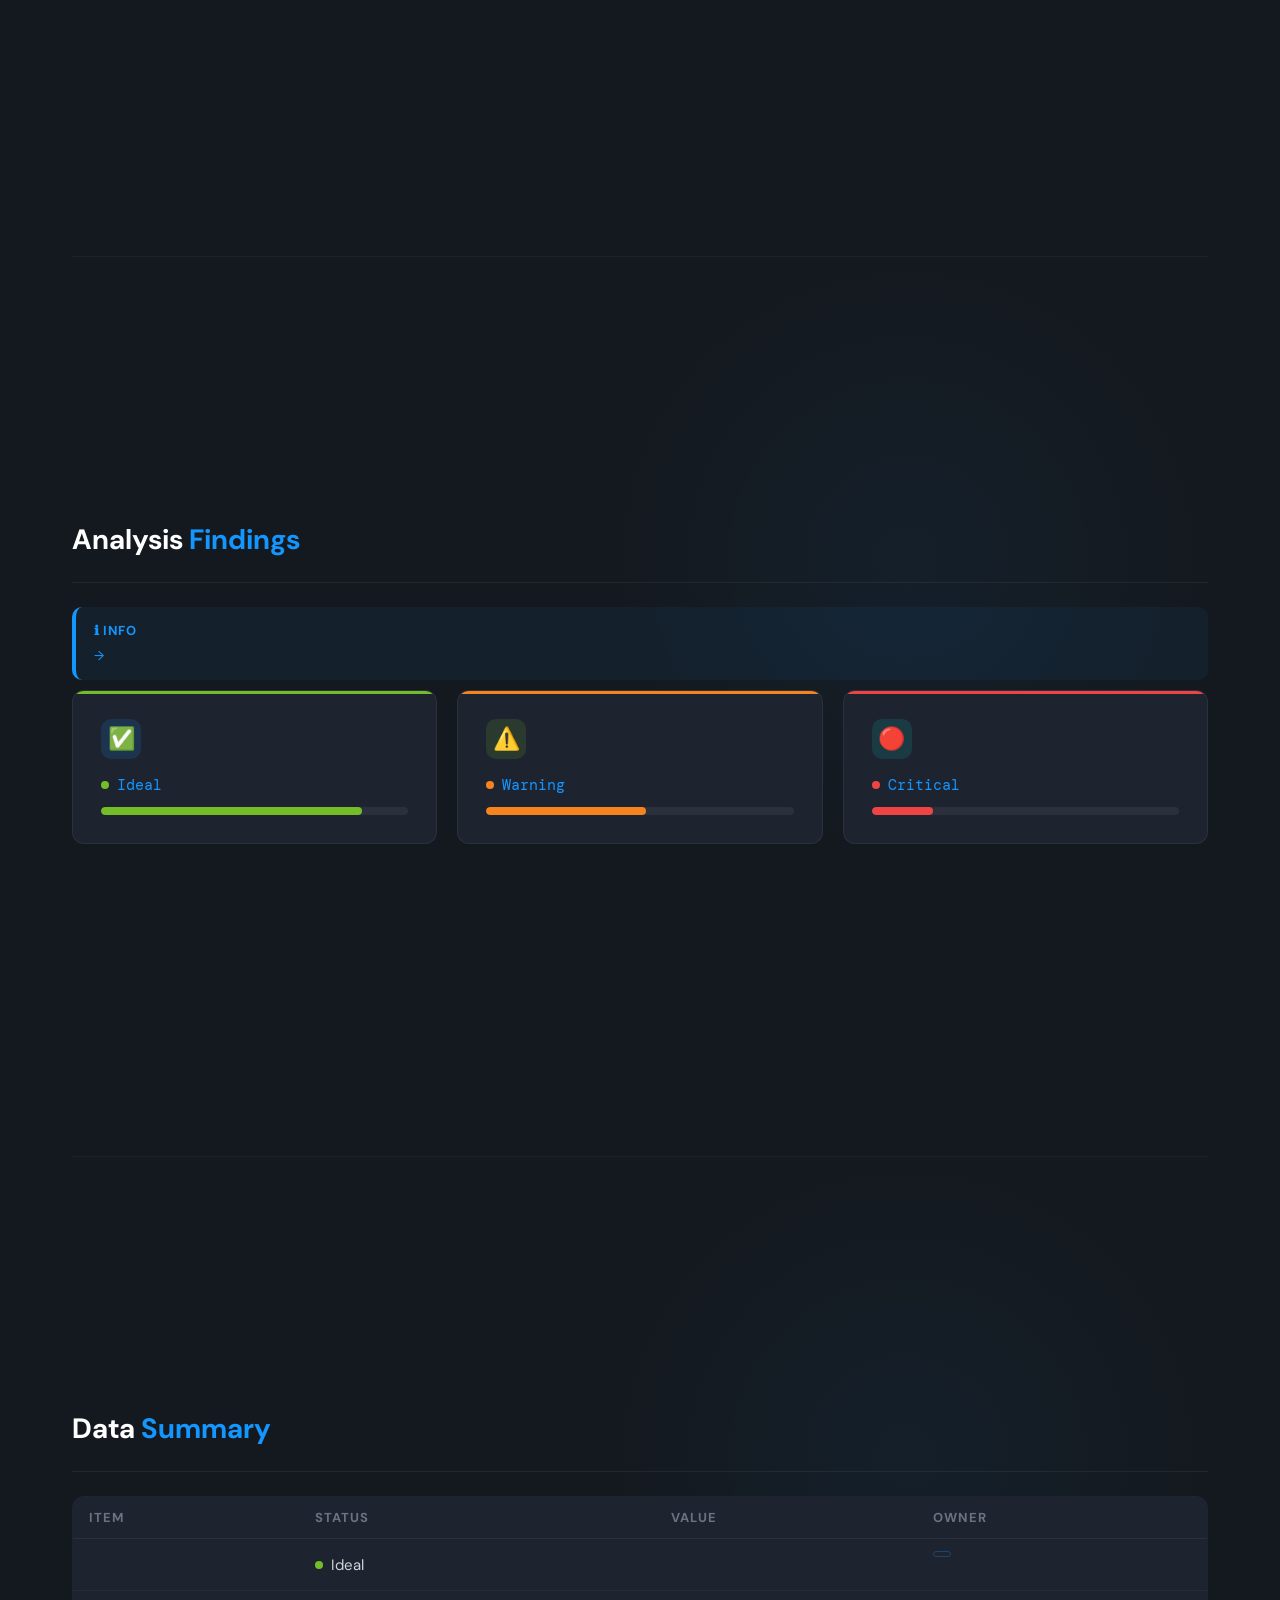
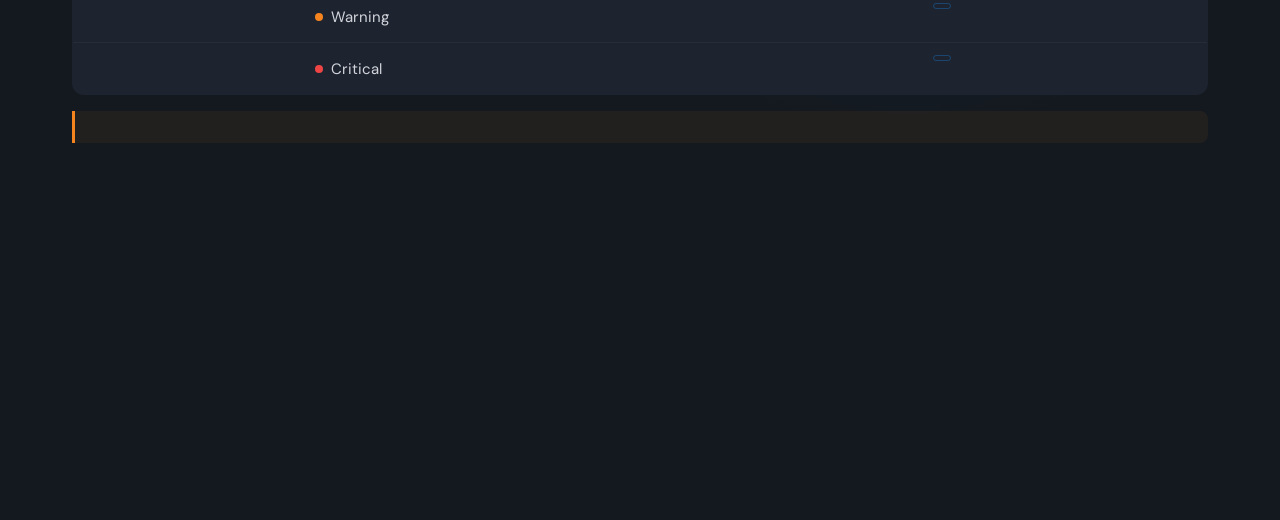
<file: skills/dt-presentation-builder/references/mode-b-template.html>
<!DOCTYPE html>
<html lang="en">
  <head>
    <meta charset="UTF-8" />
    <meta name="viewport" content="width=device-width, initial-scale=1.0" />
    <title><!-- REPLACE: Report Title --></title>
    <style>
      @import url("https://fonts.googleapis.com/css2?family=DM+Sans:wght@400;500;700&family=DM+Mono&display=swap");

      /* ── Strato Design Tokens ── */
      :root {
        --dt-navy:     #14191f;
        --dt-dark:     #1a1e26;
        --dt-card:     #1e2330;
        --dt-blue:     #1496ff;
        --dt-green:    #73be28;
        --dt-teal:     #00bfb3;
        --dt-purple:   #b4a0ff;
        --dt-orange:   #f5841f;
        --dt-pink:     #ee79a2;
        --dt-red:      #ef4444;
        --dt-white:    #ffffff;
        --dt-gray-100: #f0f2f5;
        --dt-gray-200: #d1d5db;
        --dt-gray-300: #9ca3af;
        --dt-gray-400: #6b7280;
        --dt-gray-500: #374151;
      }

      * { margin: 0; padding: 0; box-sizing: border-box; }

      html {
        scroll-behavior: smooth;
      }

      body {
        font-family: "DM Sans", -apple-system, BlinkMacSystemFont, sans-serif;
        background: var(--dt-navy);
        color: var(--dt-white);
        overflow-y: auto;
        min-height: 100vh;
      }

      /* Scroll-snap: progressive enhancement only */
      @supports (scroll-snap-type: y mandatory) {
        html { scroll-snap-type: y proximity; }
        .slide { scroll-snap-align: start; }
      }

      /* No-JS fallback: reveal all animated children immediately, hide nav chrome */
      body.no-js .anim-fade,
      body.no-js .anim-fade-d1,
      body.no-js .anim-fade-d2,
      body.no-js .anim-fade-d3,
      body.no-js .anim-fade-d4 {
        opacity: 1 !important;
        animation: none !important;
        transform: none !important;
      }
      body.no-js .scroll-nav,
      body.no-js .progress,
      body.no-js .slide-counter { display: none !important; }

      /* Reduced motion: disable scroll-snap and animations */
      @media (prefers-reduced-motion: reduce) {
        html { scroll-snap-type: none !important; }
        .slide { scroll-snap-align: none !important; }
        .anim-fade,
        .anim-fade-d1,
        .anim-fade-d2,
        .anim-fade-d3,
        .anim-fade-d4 {
          opacity: 1 !important;
          animation: none !important;
          transform: none !important;
        }
      }

      /* ── AppHeader ── */
      .dt-app-header {
        position: sticky;
        top: 0;
        z-index: 100;
        background: var(--dt-dark);
        border-bottom: 1px solid rgba(255,255,255,0.06);
        padding: 0 32px;
        display: flex;
        align-items: center;
        justify-content: space-between;
        height: 56px;
      }
      .dt-app-header::before {
        content: "";
        position: absolute;
        top: 0; left: 0; right: 0;
        height: 4px;
        background: linear-gradient(90deg, var(--dt-blue), var(--dt-green), var(--dt-teal));
      }
      .dt-app-header-title { font-size: 16px; font-weight: 700; }
      .dt-app-header-meta  { font-size: 12px; color: var(--dt-gray-400); font-family: "DM Mono", monospace; }

      /* ── Page.Main ── */
      .dt-main {
        max-width: 1200px;
        margin: 0 auto;
        padding: 0 32px 64px;
      }

      /* ── Slide sections (full-viewport-height blocks) ── */
      .slide {
        position: relative;
        min-height: 100vh;
        display: flex;
        flex-direction: column;
        justify-content: center;
        padding: 64px 0;
        overflow: hidden;
      }
      /* Ambient glow */
      .slide::before {
        content: "";
        position: absolute;
        top: 0; right: 0;
        width: 600px; height: 600px;
        background: radial-gradient(circle at center, rgba(20,150,255,0.05) 0%, transparent 70%);
        pointer-events: none;
      }

      /* Divider between slides */
      .slide + .slide { border-top: 1px solid rgba(255,255,255,0.04); }

      /* ── Section spacing ── */
      .dt-section { margin-bottom: 48px; }
      .dt-section-title    { font-size: 28px; font-weight: 700; margin-bottom: 8px; }
      .dt-section-subtitle { font-size: 16px; color: var(--dt-gray-300); margin-bottom: 24px; }

      /* ── Heading / Typography ── */
      h1 {
        font-size: 52px; font-weight: 700; line-height: 1.1; margin-bottom: 12px;
        background: linear-gradient(135deg, var(--dt-white) 0%, var(--dt-gray-200) 100%);
        -webkit-background-clip: text;
        -webkit-text-fill-color: transparent;
        background-clip: text;
      }
      h1 .accent { -webkit-text-fill-color: var(--dt-blue); }

      h2 { font-size: 40px; font-weight: 700; margin-bottom: 8px; color: var(--dt-white); }
      h2 .accent { color: var(--dt-blue); }

      h3 { font-size: 22px; font-weight: 500; color: var(--dt-gray-300); margin-bottom: 32px; }

      .subtitle     { font-size: 22px; color: var(--dt-gray-300); line-height: 1.6; max-width: 700px; }
      .dt-paragraph { font-size: 18px; color: var(--dt-gray-300); line-height: 1.7; margin-bottom: 16px; }

      /* ── TitleBar ── */
      .dt-title-bar {
        display: flex; align-items: center; justify-content: space-between;
        margin-bottom: 24px; padding-bottom: 16px;
        border-bottom: 1px solid rgba(255,255,255,0.06);
      }

      /* ── Chip ── */
      .dt-chip {
        display: inline-block;
        font-family: "DM Mono", monospace;
        font-size: 13px; text-transform: uppercase; letter-spacing: 2px;
        color: var(--dt-blue);
        border: 1px solid rgba(20,150,255,0.3);
        padding: 4px 12px; border-radius: 20px; margin-bottom: 16px;
      }
      .dt-chip-group { display: flex; flex-wrap: wrap; gap: 8px; margin-top: 20px; }

      .dt-chip--primary  { color: var(--dt-blue);     border-color: rgba(20,150,255,0.3); }
      .dt-chip--success  { color: var(--dt-green);    border-color: rgba(115,190,40,0.3); }
      .dt-chip--warning  { color: var(--dt-orange);   border-color: rgba(245,132,31,0.3); }
      .dt-chip--critical { color: var(--dt-red);      border-color: rgba(239,68,68,0.3); }
      .dt-chip--neutral  { color: var(--dt-gray-300); border-color: rgba(156,163,175,0.3); }

      .dt-chip--accent.dt-chip--primary  { background: rgba(20,150,255,0.15);  border-color: transparent; }
      .dt-chip--accent.dt-chip--success  { background: rgba(115,190,40,0.15);  border-color: transparent; }
      .dt-chip--accent.dt-chip--warning  { background: rgba(245,132,31,0.15);  border-color: transparent; }
      .dt-chip--accent.dt-chip--critical { background: rgba(239,68,68,0.15);   border-color: transparent; }
      .dt-chip--accent.dt-chip--neutral  { background: rgba(156,163,175,0.15); border-color: transparent; }

      .dt-chip--condensed { font-size: 12px; padding: 2px 8px; }

      /* ── Grid ── */
      .dt-grid   { display: grid; grid-template-columns: repeat(4, 1fr); gap: 20px; margin-top: 8px; }
      .dt-grid-2 { grid-template-columns: repeat(2, 1fr); }
      .dt-grid-3 { grid-template-columns: repeat(3, 1fr); }

      /* ── Flex ── */
      .dt-flex      { display: flex; gap: 16px; align-items: center; }
      .dt-flex-col  { flex-direction: column; align-items: stretch; }
      .dt-flex-wrap { flex-wrap: wrap; }

      /* ── Container → cards ── */
      .dt-container {
        background: var(--dt-card);
        border: 1px solid rgba(255,255,255,0.06);
        border-radius: 12px; padding: 28px;
        transition: all 0.3s ease;
        position: relative; overflow: hidden;
      }
      .dt-container:hover {
        border-color: rgba(20,150,255,0.3);
        transform: translateY(-2px);
        box-shadow: 0 8px 32px rgba(0,0,0,0.3);
      }
      .dt-container::before {
        content: ""; position: absolute; top: 0; left: 0; right: 0;
        height: 3px; border-radius: 12px 12px 0 0;
      }
      .dt-container:nth-child(1)::before { background: var(--dt-blue); }
      .dt-container:nth-child(2)::before { background: var(--dt-green); }
      .dt-container:nth-child(3)::before { background: var(--dt-teal); }
      .dt-container:nth-child(4)::before { background: var(--dt-purple); }
      .dt-container:nth-child(5)::before { background: var(--dt-orange); }
      .dt-container:nth-child(6)::before { background: var(--dt-pink); }

      .dt-container--primary::before  { background: var(--dt-blue)     !important; }
      .dt-container--success::before  { background: var(--dt-green)    !important; }
      .dt-container--warning::before  { background: var(--dt-orange)   !important; }
      .dt-container--critical::before { background: var(--dt-red)      !important; }
      .dt-container--neutral::before  { background: var(--dt-gray-400) !important; }

      .dt-container-icon {
        width: 40px; height: 40px; border-radius: 10px;
        display: flex; align-items: center; justify-content: center;
        font-size: 22px; margin-bottom: 16px;
      }
      .dt-container:nth-child(1) .dt-container-icon { background: rgba(20,150,255,0.15); }
      .dt-container:nth-child(2) .dt-container-icon { background: rgba(115,190,40,0.15); }
      .dt-container:nth-child(3) .dt-container-icon { background: rgba(0,191,179,0.15); }
      .dt-container:nth-child(4) .dt-container-icon { background: rgba(180,160,255,0.15); }
      .dt-container:nth-child(5) .dt-container-icon { background: rgba(245,132,31,0.15); }
      .dt-container:nth-child(6) .dt-container-icon { background: rgba(238,121,162,0.15); }

      .dt-container-title { font-size: 19px; font-weight: 700; margin-bottom: 6px; color: var(--dt-white); }
      .dt-container-kind  { font-family: "DM Mono", monospace; font-size: 13px; color: var(--dt-blue); margin-bottom: 12px; }
      .dt-container-desc  { font-size: 16px; color: var(--dt-gray-300); line-height: 1.6; }

      /* ── SingleValue → KPI/stat tiles ── */
      .dt-single-value {
        background: var(--dt-card);
        border: 1px solid rgba(255,255,255,0.06);
        border-radius: 12px; padding: 16px 20px; text-align: center;
      }
      .dt-single-value-number { font-size: 42px; font-weight: 700; line-height: 1; margin-bottom: 4px; }
      .dt-single-value-label  { font-size: 13px; color: var(--dt-gray-400); text-transform: uppercase; letter-spacing: 1px; }

      /* ── ProgressBar ── */
      .dt-progress-bar  { width: 100%; height: 8px; background: rgba(255,255,255,0.06); border-radius: 4px; overflow: hidden; }
      .dt-progress-fill { height: 100%; border-radius: 4px; transition: width 0.5s ease; }

      /* ── HealthIndicator ── */
      .dt-health     { display: inline-flex; align-items: center; gap: 8px; font-size: 15px; }
      .dt-health-dot { width: 8px; height: 8px; border-radius: 50%; display: inline-block; }
      .dt-health-dot.ideal    { background: var(--dt-green); }
      .dt-health-dot.good     { background: var(--dt-blue); }
      .dt-health-dot.neutral  { background: var(--dt-gray-400); }
      .dt-health-dot.warning  { background: var(--dt-orange); }
      .dt-health-dot.critical { background: var(--dt-red); }

      /* ── MessageContainer ── */
      .dt-message {
        border-left: 3px solid var(--dt-blue);
        background: rgba(20,150,255,0.06);
        border-radius: 0 8px 8px 0; padding: 16px 20px;
        margin: 12px 0; font-size: 16px; color: var(--dt-gray-200);
      }
      .dt-message[data-variant="primary"]  { border-left-color: var(--dt-blue);   background: rgba(20,150,255,0.06); }
      .dt-message[data-variant="success"]  { border-left-color: var(--dt-green);  background: rgba(115,190,40,0.06); }
      .dt-message[data-variant="warning"]  { border-left-color: var(--dt-orange); background: rgba(245,132,31,0.06); }
      .dt-message[data-variant="critical"] { border-left-color: var(--dt-red);    background: rgba(239,68,68,0.06); }

      /* ── Insight Block ── */
      .dt-insight {
        padding: 14px 18px; border-radius: 10px;
        margin-bottom: 10px; border-left: 4px solid;
        font-size: 14px; line-height: 1.55;
      }
      .dt-insight--critical { border-color: var(--dt-red);    background: rgba(239,68,68,0.06); }
      .dt-insight--warning  { border-color: var(--dt-orange); background: rgba(245,132,31,0.06); }
      .dt-insight--info     { border-color: var(--dt-blue);   background: rgba(20,150,255,0.06); }
      .dt-insight--success  { border-color: var(--dt-green);  background: rgba(115,190,40,0.06); }
      .dt-insight .insight-severity    { font-size: 13px; font-weight: 700; text-transform: uppercase; letter-spacing: 0.5px; margin-bottom: 2px; }
      .dt-insight .insight-finding     { color: var(--dt-white); font-weight: 600; }
      .dt-insight .insight-consequence { color: var(--dt-gray-300); margin-top: 2px; }
      .dt-insight .insight-action      { color: var(--dt-blue); margin-top: 4px; font-size: 13px; }
      .dt-insight .dig-deeper          { font-size: 12px; color: var(--dt-teal); margin-top: 4px; font-style: italic; }
      .dt-insight .dig-deeper a        { color: var(--dt-teal); text-decoration: underline; }

      /* ── Notebook Link ── */
      .dt-notebook-link {
        display: inline-flex; align-items: center; gap: 8px;
        padding: 8px 16px;
        background: rgba(20,150,255,0.08);
        border: 1px solid rgba(20,150,255,0.25);
        border-radius: 8px; color: var(--dt-blue);
        text-decoration: none; font-size: 13px;
        transition: background 0.2s, border-color 0.2s;
      }
      .dt-notebook-link:hover { background: rgba(20,150,255,0.15); border-color: var(--dt-blue); }
      .dt-notebook-link .notebook-icon  { font-size: 16px; }
      .dt-notebook-link .notebook-label { font-weight: 600; color: var(--dt-white); }
      .dt-notebook-link .notebook-desc  { color: var(--dt-gray-400); font-size: 12px; }

      /* ── Accordion ── */
      .dt-accordion {
        background: var(--dt-card);
        border: 1px solid rgba(255,255,255,0.06);
        border-radius: 12px; margin-bottom: 8px; overflow: hidden;
      }
      .dt-accordion summary {
        padding: 16px 20px; cursor: pointer;
        font-weight: 700; font-size: 17px; color: var(--dt-white); list-style: none;
      }
      .dt-accordion summary::marker { display: none; }
      .dt-accordion summary::before { content: "▸ "; color: var(--dt-blue); }
      .dt-accordion[open] summary::before { content: "▾ "; }
      .dt-accordion .dt-accordion-body { padding: 0 20px 16px; font-size: 15px; color: var(--dt-gray-300); }

      /* ── Tabs ── */
      .dt-tabs { margin: 16px 0; }
      .dt-tab-list {
        display: flex; gap: 0;
        border-bottom: 1px solid rgba(255,255,255,0.06); margin-bottom: 20px;
      }
      .dt-tab-btn {
        background: none; border: none; border-bottom: 2px solid transparent;
        color: var(--dt-gray-400); font-family: inherit; font-size: 15px;
        font-weight: 500; padding: 10px 20px; cursor: pointer; transition: all 0.2s;
      }
      .dt-tab-btn:hover  { color: var(--dt-gray-200); }
      .dt-tab-btn.active { color: var(--dt-blue); border-bottom-color: var(--dt-blue); }
      .dt-tab-panel        { display: none; }
      .dt-tab-panel.active { display: block; }

      /* ── SimpleTable ── */
      .dt-table {
        width: 100%; border-collapse: collapse;
        background: var(--dt-card); border-radius: 12px; overflow: hidden;
        border: 1px solid rgba(255,255,255,0.06);
      }
      .dt-table th {
        font-size: 13px; font-weight: 700; text-transform: uppercase; letter-spacing: 1px;
        color: var(--dt-gray-400); padding: 12px 16px; text-align: left;
        border-bottom: 1px solid rgba(255,255,255,0.06);
      }
      .dt-table td {
        font-size: 15px; color: var(--dt-gray-200); padding: 12px 16px;
        border-bottom: 1px solid rgba(255,255,255,0.04);
      }
      .dt-table tr:last-child td { border-bottom: none; }

      /* ── Divider ── */
      .dt-divider { border: none; height: 1px; background: rgba(255,255,255,0.06); margin: 24px 0; }

      /* ── Blockquote ── */
      .dt-blockquote { border-left: 3px solid var(--dt-blue); padding: 12px 20px; color: var(--dt-gray-300); font-style: italic; margin: 16px 0; }

      /* ── CodeSnippet ── */
      code {
        font-family: "DM Mono", monospace;
        background: rgba(255,255,255,0.06); color: var(--dt-blue);
        padding: 2px 8px; border-radius: 4px; font-size: 0.85em;
      }
      .dt-code-snippet {
        background: var(--dt-card); border: 1px solid rgba(255,255,255,0.06);
        border-radius: 12px; padding: 24px; overflow-x: auto;
        font-size: 15px; line-height: 1.7;
      }
      .dt-code-snippet code { background: transparent; color: var(--dt-gray-200); padding: 0; font-size: inherit; }

      /* ── List ── */
      .dt-list { list-style: none; padding: 0; }
      .dt-list li {
        display: flex; align-items: center; gap: 10px;
        padding: 8px 0; font-size: 15px; color: var(--dt-gray-200);
        border-bottom: 1px solid rgba(255,255,255,0.04);
      }
      .dt-list li::before { content: "→"; color: var(--dt-blue); font-weight: 700; }

      /* ── Architecture Diagram ── */
      .dt-arch-diagram {
        background: var(--dt-card); border: 1px solid rgba(255,255,255,0.06);
        border-radius: 16px; padding: 40px; margin-top: 16px;
        font-family: "DM Mono", monospace; font-size: 14px; line-height: 2;
        color: var(--dt-gray-200); position: relative; overflow: hidden;
      }
      .dt-arch-diagram::before {
        content: ""; position: absolute; top: 0; left: 0; right: 0; height: 3px;
        background: linear-gradient(90deg, var(--dt-blue), var(--dt-green), var(--dt-teal));
      }
      .dt-arch-row   { display: flex; align-items: center; justify-content: center; gap: 12px; margin: 8px 0; flex-wrap: wrap; }
      .dt-arch-box   { padding: 10px 20px; border-radius: 8px; font-size: 13px; font-weight: 500; text-align: center; min-width: 140px; font-family: "DM Sans", sans-serif; }
      .dt-arch-box.user    { background: rgba(20,150,255,0.15);  color: var(--dt-blue);   border: 1px solid rgba(20,150,255,0.3); }
      .dt-arch-box.service { background: rgba(115,190,40,0.15);  color: var(--dt-green);  border: 1px solid rgba(115,190,40,0.3); }
      .dt-arch-box.infra   { background: rgba(0,191,179,0.15);   color: var(--dt-teal);   border: 1px solid rgba(0,191,179,0.3); }
      .dt-arch-box.policy  { background: rgba(180,160,255,0.15); color: var(--dt-purple); border: 1px solid rgba(180,160,255,0.3); }
      .dt-arch-arrow { color: var(--dt-gray-400); font-size: 20px; }
      .dt-arch-label { font-size: 11px; color: var(--dt-gray-400); text-transform: uppercase; letter-spacing: 1.5px; margin-bottom: 8px; text-align: center; }

      /* ── Color utilities ── */
      .color-blue   { color: var(--dt-blue); }
      .color-green  { color: var(--dt-green); }
      .color-teal   { color: var(--dt-teal); }
      .color-purple { color: var(--dt-purple); }
      .color-orange { color: var(--dt-orange); }
      .color-pink   { color: var(--dt-pink); }
      .color-red    { color: var(--dt-red); }

      /* ── Entrance animations (triggered by IntersectionObserver adding .in-view) ── */
      @keyframes fadeInUp {
        from { opacity: 0; transform: translateY(20px); }
        to   { opacity: 1; transform: translateY(0); }
      }
      .anim-fade    { opacity: 0; }
      .anim-fade-d1 { opacity: 0; }
      .anim-fade-d2 { opacity: 0; }
      .anim-fade-d3 { opacity: 0; }
      .anim-fade-d4 { opacity: 0; }

      .in-view .anim-fade    { animation: fadeInUp 0.6s ease forwards; }
      .in-view .anim-fade-d1 { animation: fadeInUp 0.6s ease 0.1s forwards; }
      .in-view .anim-fade-d2 { animation: fadeInUp 0.6s ease 0.2s forwards; }
      .in-view .anim-fade-d3 { animation: fadeInUp 0.6s ease 0.3s forwards; }
      .in-view .anim-fade-d4 { animation: fadeInUp 0.6s ease 0.4s forwards; }

      /* ── Navigation chrome ── */
      /* Vertical progress rail (right-center) */
      .progress {
        position: fixed;
        right: 20px; top: 50%;
        transform: translateY(-50%);
        display: flex; flex-direction: column; gap: 8px; align-items: center;
        z-index: 100;
      }
      .progress-dot {
        width: 8px; height: 8px; border-radius: 50%;
        background: var(--dt-gray-500); transition: all 0.3s ease; cursor: pointer;
      }
      .progress-dot.active { background: var(--dt-blue); height: 24px; border-radius: 4px; }

      /* Slide counter (bottom-center) */
      .slide-counter {
        position: fixed; bottom: 24px; left: 50%; transform: translateX(-50%);
        font-family: "DM Mono", monospace; font-size: 13px;
        color: var(--dt-gray-400); z-index: 100;
      }

      /* Scroll nav buttons (bottom-right, ↑/↓) */
      .scroll-nav {
        position: fixed; bottom: 16px; right: 40px;
        display: flex; gap: 8px; z-index: 100;
      }
      .scroll-nav button {
        width: 44px; height: 44px; border-radius: 12px;
        border: 1px solid rgba(255,255,255,0.1);
        background: var(--dt-card); color: var(--dt-white);
        cursor: pointer; display: flex; align-items: center; justify-content: center;
        font-size: 18px; transition: all 0.2s ease;
      }
      .scroll-nav button:hover    { background: var(--dt-blue); border-color: var(--dt-blue); }
      .scroll-nav button:disabled { opacity: 0.2; cursor: not-allowed; }
      .scroll-nav button:disabled:hover { background: var(--dt-card); border-color: rgba(255,255,255,0.1); }

      /* ── Print ── */
      @media print {
        html { scroll-snap-type: none !important; }
        body { overflow: visible !important; }
        .dt-app-header { position: relative; }
        .progress, .scroll-nav, .slide-counter { display: none !important; }
        .slide {
          min-height: 100vh;
          page-break-after: always; break-after: page;
          overflow: visible;
        }
        .anim-fade,
        .anim-fade-d1,
        .anim-fade-d2,
        .anim-fade-d3,
        .anim-fade-d4 { opacity: 1 !important; animation: none !important; }
      }
    </style>
  </head>
  <body class="no-js">

    <!-- ── AppHeader ── -->
    <header class="dt-app-header">
      <span class="dt-app-header-title"><!-- REPLACE: Report Title --></span>
      <span class="dt-app-header-meta"><!-- REPLACE: YYYY-MM-DD --></span>
    </header>

    <main class="dt-main">

      <!-- ═══════ SECTION 0: Hero ═══════ -->
      <div class="slide" id="slide-0">
        <div class="dt-section">
          <span class="dt-chip anim-fade"><!-- REPLACE: CATEGORY LABEL --></span>
          <h1 class="anim-fade-d1">
            <span class="accent"><!-- REPLACE: Report Title --></span>
          </h1>
          <h3 class="anim-fade-d2"><!-- REPLACE: Subtitle — Date — Author --></h3>
          <p class="subtitle anim-fade-d3" style="max-width:700px;">
            <!-- REPLACE: One-paragraph executive summary of what this report covers and its key finding. -->
          </p>
          <div class="dt-chip-group anim-fade-d4">
            <span class="dt-chip"><!-- REPLACE: Tag One --></span>
            <span class="dt-chip"><!-- REPLACE: Tag Two --></span>
            <span class="dt-chip"><!-- REPLACE: Tag Three --></span>
          </div>
        </div>
      </div>

      <!-- ═══════ SECTION 1: KPIs (SingleValue grid) ═══════ -->
      <div class="slide" id="slide-1">
        <div class="dt-section">
          <div class="dt-title-bar anim-fade">
            <h2 class="dt-section-title">
              Key <span style="color:var(--dt-blue);">Metrics</span>
            </h2>
          </div>
          <div class="dt-grid anim-fade-d1">
            <div class="dt-single-value">
              <div class="dt-single-value-number color-blue"><!-- REPLACE: 42 --></div>
              <div class="dt-single-value-label"><!-- REPLACE: Metric A --></div>
            </div>
            <div class="dt-single-value">
              <div class="dt-single-value-number color-green"><!-- REPLACE: 98% --></div>
              <div class="dt-single-value-label"><!-- REPLACE: Metric B --></div>
            </div>
            <div class="dt-single-value">
              <div class="dt-single-value-number color-teal"><!-- REPLACE: 7 --></div>
              <div class="dt-single-value-label"><!-- REPLACE: Metric C --></div>
            </div>
            <div class="dt-single-value">
              <div class="dt-single-value-number color-purple"><!-- REPLACE: ∞ --></div>
              <div class="dt-single-value-label"><!-- REPLACE: Metric D --></div>
            </div>
          </div>
          <div class="dt-message anim-fade-d2" data-variant="primary" style="margin-top:24px;">
            <!-- REPLACE: One-sentence takeaway from the metrics above. -->
          </div>
        </div>
      </div>

      <!-- ═══════ SECTION 2: Analysis Findings (Container cards) ═══════ -->
      <div class="slide" id="slide-2">
        <div class="dt-section">
          <div class="dt-title-bar anim-fade">
            <h2 class="dt-section-title">Analysis <span style="color:var(--dt-blue);">Findings</span></h2>
          </div>
          <!-- Optional insight block -->
          <div class="dt-insight dt-insight--info anim-fade-d1">
            <div class="insight-severity" style="color:var(--dt-blue);">ℹ INFO</div>
            <div class="insight-finding"><!-- REPLACE: One-line finding — the "what" --></div>
            <div class="insight-consequence"><!-- REPLACE: Plain-language impact — the "so what" --></div>
            <div class="insight-action">→ <!-- REPLACE: Recommended action --></div>
          </div>
          <div class="dt-grid dt-grid-3 anim-fade-d2">
            <div class="dt-container dt-container--success">
              <div class="dt-container-icon">✅</div>
              <div class="dt-container-title"><!-- REPLACE: Finding One --></div>
              <div class="dt-container-kind"><span class="dt-health"><span class="dt-health-dot ideal"></span> Ideal</span></div>
              <div class="dt-container-desc"><!-- REPLACE: Description of this finding. --></div>
              <div class="dt-progress-bar" style="margin-top:12px;"><div class="dt-progress-fill" style="width:85%; background:var(--dt-green);"></div></div>
            </div>
            <div class="dt-container dt-container--warning">
              <div class="dt-container-icon">⚠️</div>
              <div class="dt-container-title"><!-- REPLACE: Finding Two --></div>
              <div class="dt-container-kind"><span class="dt-health"><span class="dt-health-dot warning"></span> Warning</span></div>
              <div class="dt-container-desc"><!-- REPLACE: Description of this finding. --></div>
              <div class="dt-progress-bar" style="margin-top:12px;"><div class="dt-progress-fill" style="width:52%; background:var(--dt-orange);"></div></div>
            </div>
            <div class="dt-container dt-container--critical">
              <div class="dt-container-icon">🔴</div>
              <div class="dt-container-title"><!-- REPLACE: Finding Three --></div>
              <div class="dt-container-kind"><span class="dt-health"><span class="dt-health-dot critical"></span> Critical</span></div>
              <div class="dt-container-desc"><!-- REPLACE: Description of this finding. --></div>
              <div class="dt-progress-bar" style="margin-top:12px;"><div class="dt-progress-fill" style="width:20%; background:var(--dt-red);"></div></div>
            </div>
          </div>
        </div>
      </div>

      <!-- ═══════ SECTION 3: Data Table ═══════ -->
      <div class="slide" id="slide-3">
        <div class="dt-section">
          <div class="dt-title-bar anim-fade">
            <h2 class="dt-section-title">Data <span style="color:var(--dt-blue);">Summary</span></h2>
          </div>
          <table class="dt-table anim-fade-d1">
            <thead>
              <tr>
                <th>Item</th>
                <th>Status</th>
                <th>Value</th>
                <th>Owner</th>
              </tr>
            </thead>
            <tbody>
              <tr>
                <td><!-- REPLACE: Item A --></td>
                <td><span class="dt-health"><span class="dt-health-dot ideal"></span> Ideal</span></td>
                <td><!-- REPLACE: 100 --></td>
                <td><span class="dt-chip dt-chip--condensed"><!-- REPLACE: Team --></span></td>
              </tr>
              <tr>
                <td><!-- REPLACE: Item B --></td>
                <td><span class="dt-health"><span class="dt-health-dot warning"></span> Warning</span></td>
                <td><!-- REPLACE: 42 --></td>
                <td><span class="dt-chip dt-chip--condensed"><!-- REPLACE: Team --></span></td>
              </tr>
              <tr>
                <td><!-- REPLACE: Item C --></td>
                <td><span class="dt-health"><span class="dt-health-dot critical"></span> Critical</span></td>
                <td><!-- REPLACE: 7 --></td>
                <td><span class="dt-chip dt-chip--condensed"><!-- REPLACE: Team --></span></td>
              </tr>
            </tbody>
          </table>
          <div class="dt-message anim-fade-d2" data-variant="warning" style="margin-top:16px;">
            <!-- REPLACE: Key risk or action item surfaced by this data. -->
          </div>
        </div>
      </div>

    </main><!-- /.dt-main -->

    <!-- Navigation chrome -->
    <div class="progress" id="progress"></div>
    <div class="slide-counter" id="counter"></div>
    <div class="scroll-nav">
      <button id="prev-btn" title="Scroll up (↑)" onclick="scrollToSlide(currentSlide - 1)">&#8593;</button>
      <button id="next-btn" title="Scroll down (↓)" onclick="scrollToSlide(currentSlide + 1)">&#8595;</button>
    </div>

    <script>
      "use strict";

      // Remove no-js class
      document.body.classList.remove("no-js");

      const slides = Array.from(document.querySelectorAll(".slide"));
      const total  = slides.length;
      let currentSlide = 0;

      // ── Progress dots ──
      const progressEl = document.getElementById("progress");
      const counterEl  = document.getElementById("counter");

      for (let i = 0; i < total; i++) {
        const dot = document.createElement("div");
        dot.className = "progress-dot" + (i === 0 ? " active" : "");
        dot.title = "Go to section " + (i + 1);
        dot.onclick = () => scrollToSlide(i);
        progressEl.appendChild(dot);
      }

      function updateNav(index) {
        currentSlide = index;
        document.querySelectorAll(".progress-dot")
          .forEach((d, i) => d.classList.toggle("active", i === index));
        counterEl.textContent = (index + 1) + " / " + total;
        document.getElementById("prev-btn").disabled = index === 0;
        document.getElementById("next-btn").disabled = index === total - 1;
      }

      function scrollToSlide(index) {
        if (index < 0 || index >= total) return;
        slides[index].scrollIntoView({ behavior: "smooth", block: "start" });
      }

      // ── IntersectionObserver: entrance animations + active tracking ──
      const io = new IntersectionObserver(
        (entries) => {
          entries.forEach((entry) => {
            if (entry.isIntersecting) {
              entry.target.classList.add("in-view");
              const idx = slides.indexOf(entry.target);
              if (idx !== -1) updateNav(idx);
            }
          });
        },
        { threshold: 0.3 }
      );

      slides.forEach((slide) => io.observe(slide));

      // Initialise nav state immediately
      updateNav(0);

      // ── Keyboard navigation ──
      document.addEventListener("keydown", (e) => {
        if (e.key === "ArrowDown" || e.key === " ") { e.preventDefault(); scrollToSlide(currentSlide + 1); }
        if (e.key === "ArrowUp")                    { e.preventDefault(); scrollToSlide(currentSlide - 1); }
        if (e.key === "Home")                       { e.preventDefault(); scrollToSlide(0); }
        if (e.key === "End")                        { e.preventDefault(); scrollToSlide(total - 1); }
      });

      // ── Tab switching ──
      document.querySelectorAll(".dt-tab-btn").forEach((btn) => {
        btn.addEventListener("click", () => {
          const group = btn.closest(".dt-tabs");
          group.querySelectorAll(".dt-tab-btn").forEach((b) => b.classList.remove("active"));
          group.querySelectorAll(".dt-tab-panel").forEach((p) => p.classList.remove("active"));
          btn.classList.add("active");
          group.querySelector("#" + btn.dataset.panel).classList.add("active");
        });
      });
    </script>
  </body>
</html>
</file>
<file: docs/style.css>
/* Aisteroids Marketplace — style.css */

*, *::before, *::after {
  box-sizing: border-box;
  margin: 0;
  padding: 0;
}

:root {
  --bg: #0d1117;
  --surface: #161b22;
  --border: #30363d;
  --accent: #58a6ff;
  --accent-hover: #79c0ff;
  --text: #e6edf3;
  --text-muted: #8b949e;
  --font-mono: 'SF Mono', 'Fira Code', 'Cascadia Code', Menlo, Consolas, monospace;
  --font-sans: -apple-system, BlinkMacSystemFont, 'Segoe UI', Helvetica, Arial, sans-serif;
  --radius: 8px;
}

body {
  background: var(--bg);
  color: var(--text);
  font-family: var(--font-sans);
  font-size: 16px;
  line-height: 1.6;
  min-height: 100vh;
  display: flex;
  flex-direction: column;
}

a {
  color: var(--accent);
  text-decoration: none;
}
a:hover {
  color: var(--accent-hover);
  text-decoration: underline;
}

/* ── Header ──────────────────────────────────────── */
.site-header {
  display: flex;
  justify-content: space-between;
  align-items: center;
  padding: 1rem 2rem;
  border-bottom: 1px solid var(--border);
  background: var(--surface);
}

.site-logo {
  font-family: var(--font-mono);
  font-size: 1.1rem;
  font-weight: 600;
  color: var(--text);
  text-decoration: none;
}
.site-logo:hover {
  color: var(--accent-hover);
  text-decoration: none;
}

.header-link {
  font-size: 0.875rem;
  color: var(--text-muted);
}
.header-link:hover {
  color: var(--accent-hover);
}

/* ── Main ────────────────────────────────────────── */
main {
  flex: 1;
  max-width: 960px;
  width: 100%;
  margin: 0 auto;
  padding: 2.5rem 2rem;
}

/* ── Hero ────────────────────────────────────────── */
.hero {
  margin-bottom: 2.5rem;
  padding-bottom: 2rem;
  border-bottom: 1px solid var(--border);
}

.hero h1 {
  font-family: var(--font-mono);
  font-size: 2.25rem;
  font-weight: 700;
  letter-spacing: -0.02em;
  margin-bottom: 0.5rem;
}

.tagline {
  color: var(--text-muted);
  font-size: 1.05rem;
}

/* ── Skills grid ─────────────────────────────────── */
.skills-grid {
  display: grid;
  grid-template-columns: repeat(auto-fill, minmax(280px, 1fr));
  gap: 1.25rem;
}

.skill-card {
  background: var(--surface);
  border: 1px solid var(--border);
  border-radius: var(--radius);
  padding: 1.25rem 1.5rem;
  display: flex;
  flex-direction: column;
  gap: 0.5rem;
  transition: border-color 0.15s ease;
}
.skill-card:hover {
  border-color: var(--accent);
}

.skill-card h2 {
  font-size: 1rem;
  font-family: var(--font-mono);
  font-weight: 600;
}
.skill-card h2 a {
  color: var(--text);
}
.skill-card h2 a:hover {
  color: var(--accent-hover);
  text-decoration: none;
}

.skill-card p {
  color: var(--text-muted);
  font-size: 0.875rem;
  line-height: 1.5;
  flex: 1;
}

.card-link {
  font-size: 0.8rem;
  font-family: var(--font-mono);
  color: var(--accent);
  align-self: flex-start;
  margin-top: 0.25rem;
}

/* ── Skill detail ────────────────────────────────── */
.skill-detail {
  max-width: 720px;
}

.breadcrumb {
  margin-bottom: 1.5rem;
  font-size: 0.875rem;
}
.breadcrumb a {
  color: var(--text-muted);
}
.breadcrumb a:hover {
  color: var(--accent-hover);
}

.skill-detail h1 {
  font-family: var(--font-mono);
  font-size: 1.75rem;
  font-weight: 700;
  margin-bottom: 1rem;
}

.skill-description {
  color: var(--text-muted);
  font-size: 0.975rem;
  line-height: 1.7;
  margin-bottom: 2rem;
}

/* ── Install section ─────────────────────────────── */
.install-section h2 {
  font-size: 1rem;
  font-weight: 600;
  margin-bottom: 0.75rem;
  color: var(--text-muted);
  text-transform: uppercase;
  letter-spacing: 0.05em;
  font-size: 0.75rem;
}

.code-block {
  position: relative;
  background: var(--surface);
  border: 1px solid var(--border);
  border-radius: var(--radius);
  padding: 1rem 1.25rem;
  margin-bottom: 1rem;
  overflow: auto;
}

.code-block pre {
  font-family: var(--font-mono);
  font-size: 0.82rem;
  line-height: 1.65;
  white-space: pre;
  color: var(--text);
  padding-right: 4rem;
}

.copy-btn {
  position: absolute;
  top: 0.6rem;
  right: 0.75rem;
  background: var(--border);
  border: none;
  border-radius: 4px;
  color: var(--text-muted);
  cursor: pointer;
  font-family: var(--font-mono);
  font-size: 0.72rem;
  padding: 0.25rem 0.6rem;
  transition: background 0.15s ease, color 0.15s ease;
}
.copy-btn:hover {
  background: var(--accent);
  color: var(--bg);
}

/* ── Footer ──────────────────────────────────────── */
footer {
  text-align: center;
  padding: 1.5rem;
  border-top: 1px solid var(--border);
  font-size: 0.8rem;
  color: var(--text-muted);
}

/* ── Responsive ──────────────────────────────────── */
@media (max-width: 600px) {
  .site-header { padding: 0.75rem 1rem; }
  main { padding: 1.5rem 1rem; }
  .hero h1 { font-size: 1.75rem; }
  .skills-grid { grid-template-columns: 1fr; }
}
</file>
